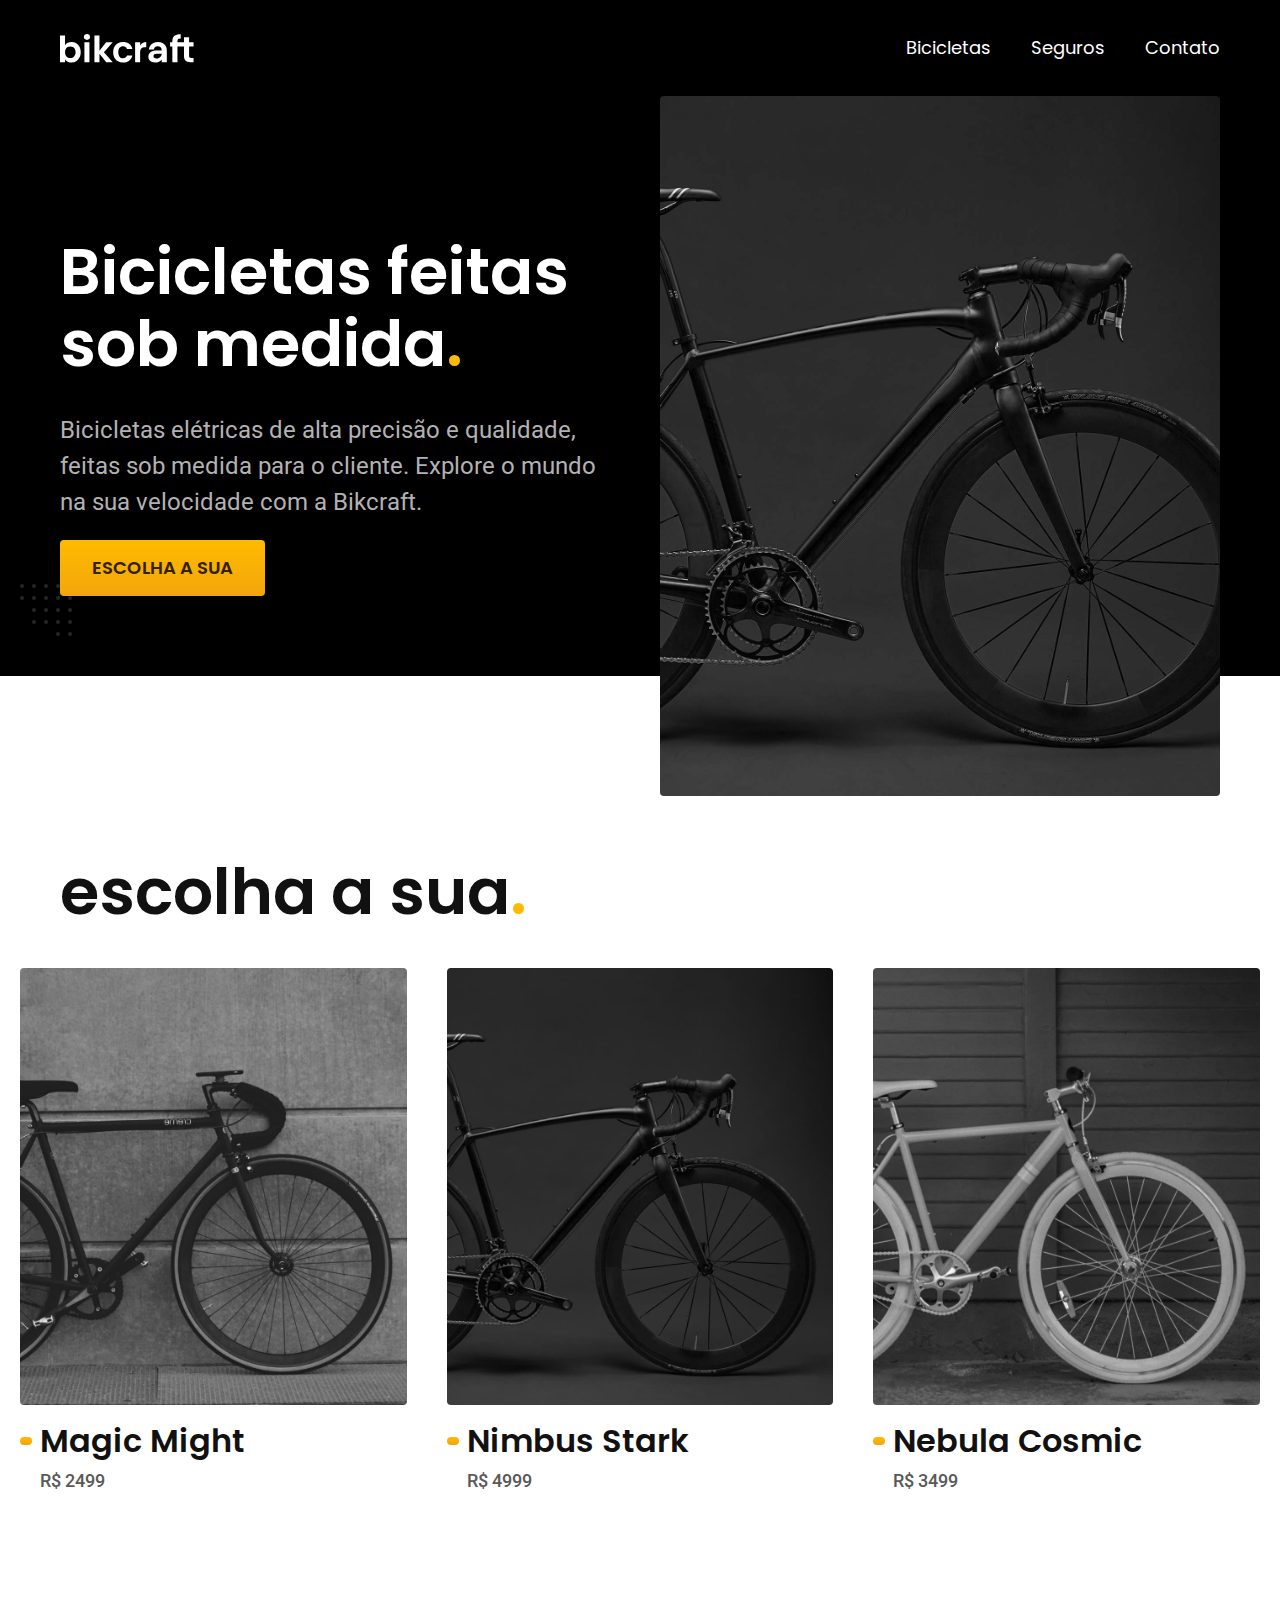
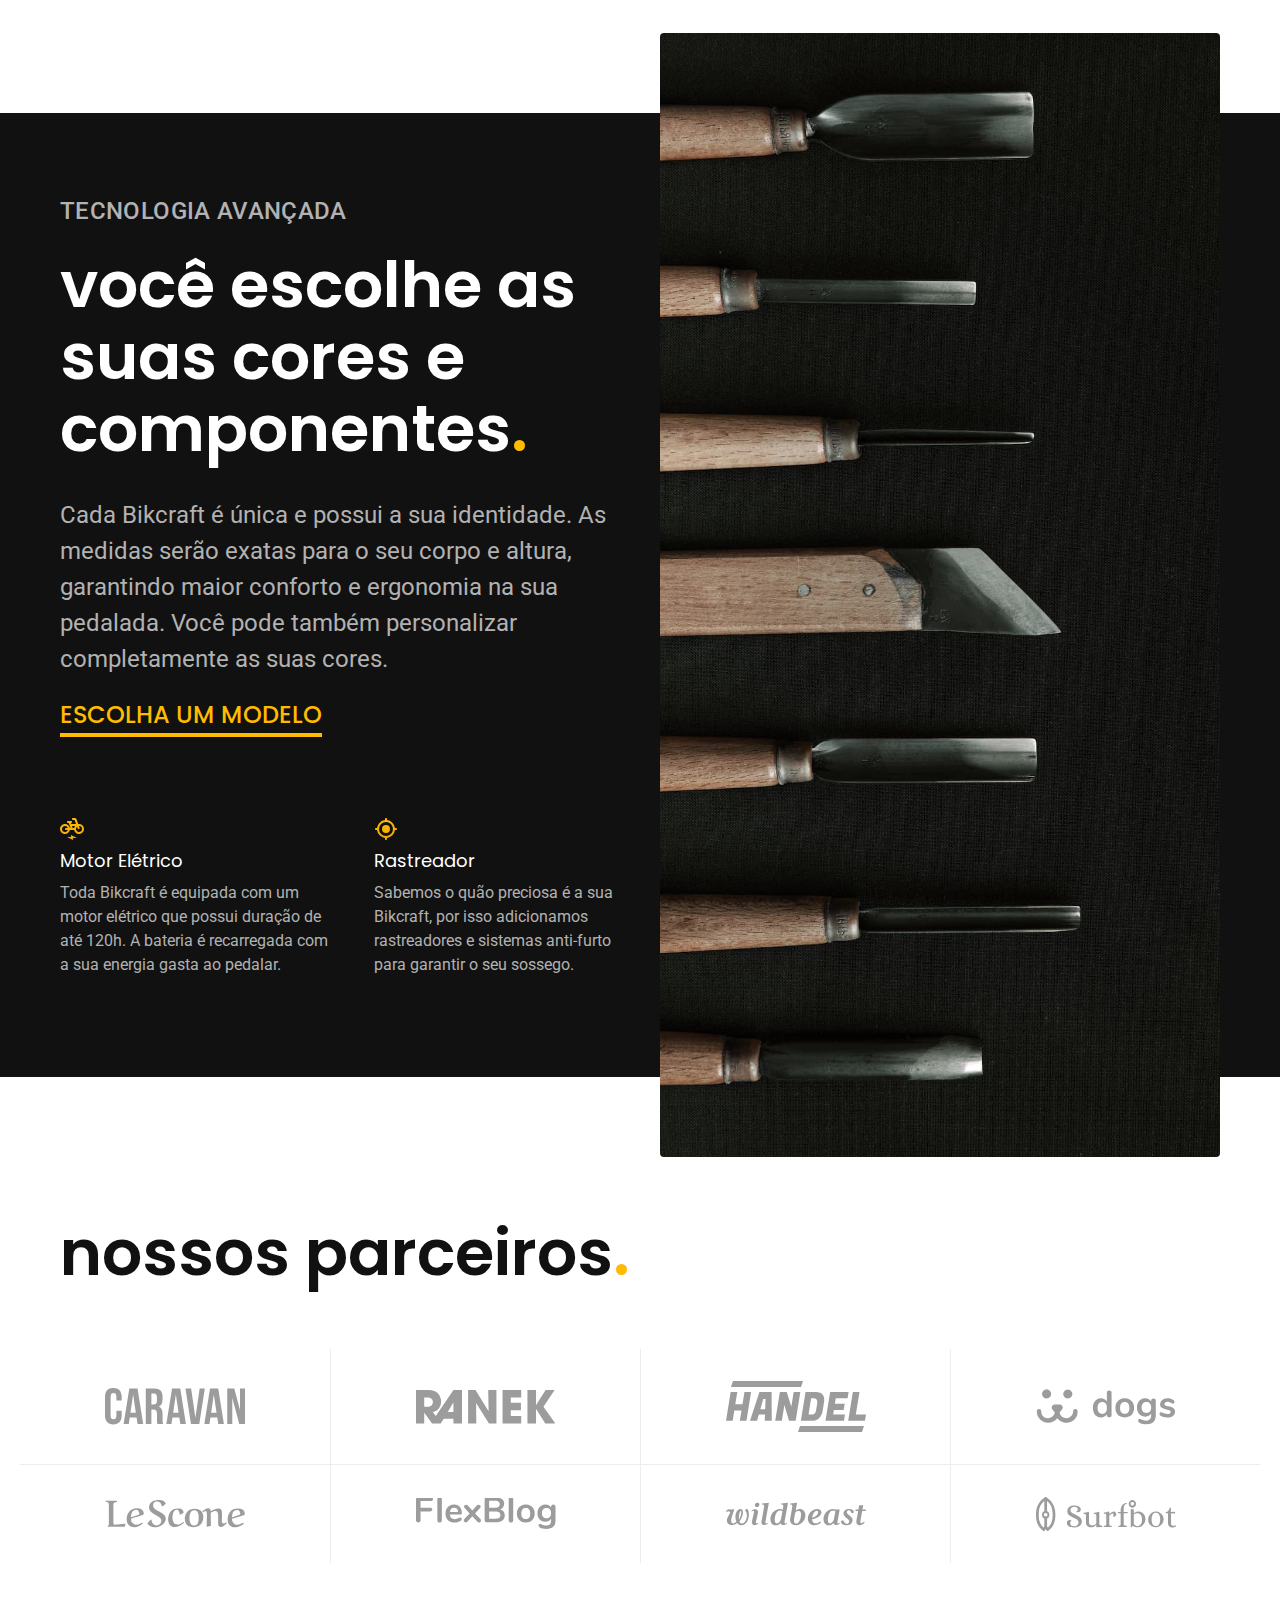
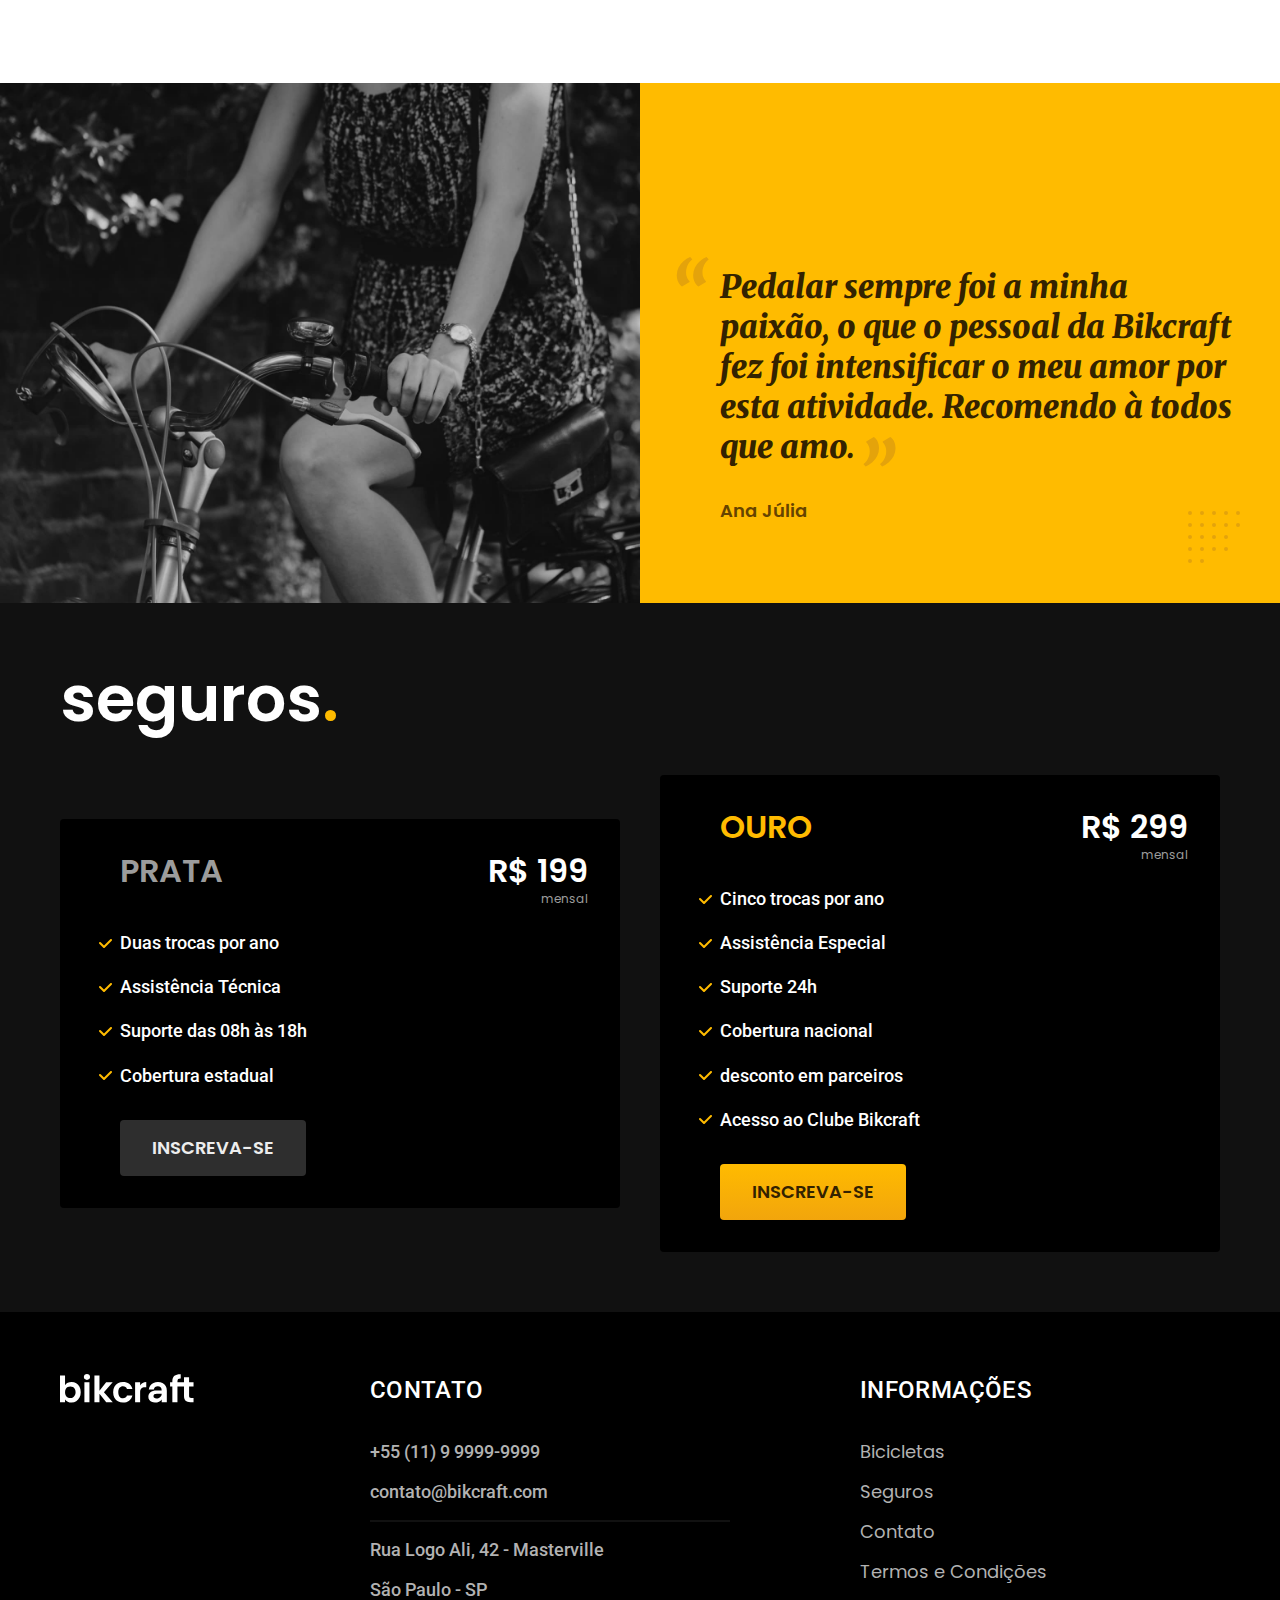
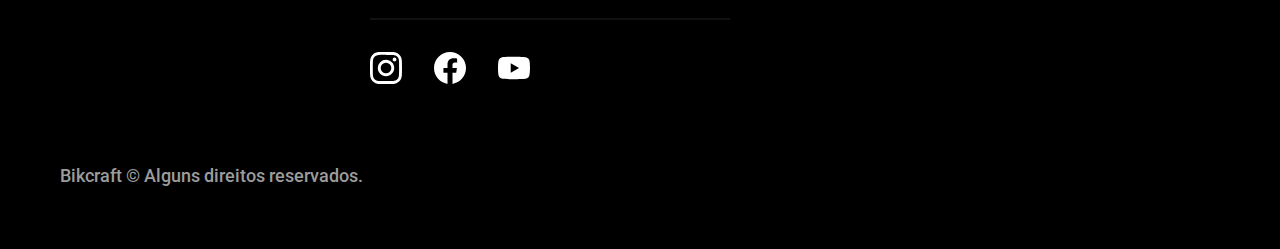
<file: index.html>
<!DOCTYPE html>
<html lang="pt-br">

<head>
  <meta charset="UTF-8" />
  <meta name="viewport" content="width=device-width, initial-scale=1.0" />
  <meta name="description"
    content="Bicicletas elétricas de alta precisão e qualidade,  feitas sob medida para o cliente. Explore o mundo na sua velocidade com a Bikcraft." />
  <title>Bikcraft - Bicicletas Elétricas</title>

  <!-- Styles -->
  <link rel="icon" href="./favicon.svg" type="image/svg+xml">
  <link rel="preload" href="./css/style.min.css" as="style">
  <link rel="stylesheet" href="./css/style.min.css" />

  <!-- Typo -->
  <link rel="preconnect" href="https://fonts.googleapis.com" />
  <link rel="preconnect" href="https://fonts.gstatic.com" crossorigin />
  <link
    href="https://fonts.googleapis.com/css2?family=Merriweather:ital,wght@1,900&family=Poppins:wght@400;600&family=Roboto:wght@400;500&display=swap"
    rel="stylesheet" />

  <!-- Script Reset -->
  <script>document.documentElement.classList.add('js');</script>
</head>

<body>
  <!-- Header & Nav -->
  <header class="header-bg">
    <div class="header container">
      <a href="/">
        <img src="./img/bikcraft.svg" width="136" height="32" alt="Bikcraft" />
      </a>

      <nav aria-label="primaria">
        <ul class="header-menu font-1-m cor-0">
          <li><a href="./bicicletas.html">Bicicletas</a></li>
          <li><a href="./seguros.html">Seguros</a></li>
          <li><a href="./contato.html">Contato</a></li>
        </ul>
      </nav>
    </div>
  </header>

  <!-- Home -->
  <!-- Intro -->
  <main class="introducao-bg">
    <div class="introducao container">
      <div class="introducao-conteudo">
        <h1 class="font-1-xxl cor-0 fadeInDown" data-anime="200">
          Bicicletas feitas sob medida<span class="cor-p1">.</span>
        </h1>
        <p class="font-2-l cor-5 fadeInDown" data-anime="400">
          Bicicletas elétricas de alta precisão e qualidade, feitas sob medida
          para o cliente. Explore o mundo na sua velocidade com a Bikcraft.
        </p>
        <a class="primary-button fadeInDown" data-anime="600" href="./bicicletas.html">Escolha a sua</a>
      </div>
      <picture data-anime="800" class="fadeInDown">
        <source media="(max-width: 800px)" srcset="./img/bicicletas/nimbus.jpg">
        <img src="./img/fotos/introducao.jpg" width="1280" height="1600" alt="Bicicleta elétrica preta" />
      </picture>
    </div>
  </main>

  <!-- Bicicletas -->
  <article class="bicicletas">
    <h2 class="bicicletas-titulo container font-1-xxl">
      escolha a sua<span class="cor-p1">.</span>
    </h2>

    <ul class="bicicletas-lista">
      <li class="bicicleta-card">
        <a class="bicicleta-link" href="./bicicletas/magic.html">
          <img class="bicicletas-img" src="./img/bicicletas/magic-home.jpg" width="920" height="1040"
            alt="Bicicleta Preta" />
          <h3 class="bicicleta-nome font-1-xl" class="font-1-xl">
            Magic Might
          </h3>
          <span class="bicicleta-preco font-2-m cor-8">R$ 2499</span>
        </a>
      </li>
      <li class="bicicleta-card">
        <a class="bicicleta-link" href="./bicicletas/nimbus.html">
          <img class="bicicletas-img" src="./img/bicicletas/nimbus-home.jpg" width="920" height="1040"
            alt="Bicicleta Preta" />
          <h3 class="bicicleta-nome font-1-xl" class="font-1-xl">
            Nimbus Stark
          </h3>
          <span class="bicicleta-preco font-2-m cor-8">R$ 4999</span>
        </a>
      </li>
      <li class="bicicleta-card">
        <a class="bicicleta-link" href="./bicicletas/nebula.html">
          <img class="bicicletas-img" src="./img/bicicletas/nebula-home.jpg" width="920" height="1040"
            alt="Bicicleta Preta" />
          <h3 class="bicicleta-nome font-1-xl" class="font-1-xl">
            Nebula Cosmic
          </h3>
          <span class="bicicleta-preco font-2-m cor-8">R$ 3499</span>
        </a>
      </li>
    </ul>
  </article>

  <!-- Tecnologia -->
  <article class="tecnologia-bg">
    <div class="tecnologia container">
      <div class="tecnologia-conteudo">
        <span class="tecnologia-tag font-2-l-b cor-5">Tecnologia Avançada</span>
        <h2 class="tecnologia-titulo font-1-xxl cor-0">
          você escolhe as suas cores e componentes<span class="cor-p1">.</span>
        </h2>
        <p class="tecnologia-descricao font-2-l cor-5">
          Cada Bikcraft é única e possui a sua identidade. As medidas serão
          exatas para o seu corpo e altura, garantindo maior conforto e
          ergonomia na sua pedalada. Você pode também personalizar
          completamente as suas cores.
        </p>
        <a class="primary-link tecnologia-link" href="./bicicletas.html">Escolha um modelo</a>

        <div class="tecnologia-vantagens">
          <div class="tecnologia-descricao">
            <img class="vantagens-icone" width="24" height="24" src="./img/icones/eletrica.svg" alt="" />
            <h3 class="vantagens-titulo font-1-m cor-0">Motor Elétrico</h3>
            <p class="vantagens-descricao font-2-s cor-5">
              Toda Bikcraft é equipada com um motor elétrico que possui
              duração de até 120h. A bateria é recarregada com a sua energia
              gasta ao pedalar.
            </p>
          </div>
          <div class="tecnologia-descricao">
            <img class="vantagens-icone" width="24" height="24" src="./img/icones/rastreador.svg" alt="" />
            <h3 class="vantagens-titulo font-1-m cor-0">Rastreador</h3>
            <p class="vantagens-descricao font-2-s cor-5">
              Sabemos o quão preciosa é a sua Bikcraft, por isso adicionamos
              rastreadores e sistemas anti-furto para garantir o seu sossego.
            </p>
          </div>
        </div>
      </div>
      <div class="tecnologia-img">
        <img src="./img/fotos/tecnologia.jpg" width="1200" height="1920" alt="" />
      </div>
    </div>
  </article>

  <!-- Parceiros -->
  <section class="parceiros" aria-label="Nossos Parceiros">
    <h2 class="parceiros-titulo container font-1-xxl cor-11">
      nossos parceiros<span class="cor-p1">.</span>
    </h2>

    <ul class="parceiros-lista">
      <li><img src="./img/parceiros/caravan.svg" width="140" height="38" alt="caravan" /></li>
      <li><img src="./img/parceiros/ranek.svg" width="149" height="36" alt="ranek" /></li>
      <li><img src="./img/parceiros/handel.svg" width="139" height="50" alt="handel" /></li>
      <li><img src="./img/parceiros/dogs.svg" width="152" height="39" alt="dogs" /></li>
      <li><img src="./img/parceiros/lescone.svg" width="208" height="41" alt="lescone" /></li>
      <li><img src="./img/parceiros/flexblog.svg" width="165" height="38" alt="flexblog" /></li>
      <li><img src="./img/parceiros/wildbeast.svg" width="196" height="34" alt="wildbeast" /></li>
      <li><img src="./img/parceiros/surfbot.svg" width="200" height="49" alt="surfbot" /></li>
    </ul>
  </section>

  <!-- Depoimento -->
  <section class="depoimento" aria-label="Depoimento">
    <div class="">
      <img src="./img/fotos/depoimento.jpg" width="1560" height="1360" alt="Pessoa pedalando uma bicicleta Bikcraft" />
    </div>
    <div class="depoimento-conteudo">
      <blockquote class="font-1-xl cor-p5">
        <p class="depoimento-citacao">
          Pedalar sempre foi a minha paixão, o que o pessoal da Bikcraft fez
          foi intensificar o meu amor por esta atividade. Recomendo à todos
          que amo.
        </p>
      </blockquote>
      <span class="depoimento-cliente font-1-m-b cor-p4">Ana Júlia</span>
    </div>
  </section>

  <!-- Seguros -->
  <article class="seguros-bg">
    <div class="seguros container">
      <h2 class="seguros-titulo font-1-xxl cor-0">
        seguros<span class="cor-p1">.</span>
      </h2>
      <div class="seguros-item">
        <h3 class="seguros-plano font-1-xl cor-6">PRATA</h3>
        <span class="font-1-xl cor-0">R$ 199 <span class="seguros-plano-tempo font-1-xs cor-6">mensal</span></span>
        <ul class="seguros-vantagens font-2-m cor-0">
          <li>Duas trocas por ano</li>
          <li>Assistência Técnica</li>
          <li>Suporte das 08h às 18h</li>
          <li>Cobertura estadual</li>
        </ul>
        <a class="secundary-button seguros-botao" href="./orcamento.html">Inscreva-se</a>
      </div>
      <div class="seguros-item">
        <h3 class="seguros-plano font-1-xl cor-p1">OURO</h3>
        <span class="font-1-xl cor-0">R$ 299 <span class="seguros-plano-tempo font-1-xs cor-6">mensal</span></span>
        <ul class="seguros-vantagens font-2-m cor-0">
          <li>Cinco trocas por ano</li>
          <li>Assistência Especial</li>
          <li>Suporte 24h</li>
          <li>Cobertura nacional</li>
          <li>desconto em parceiros</li>
          <li>Acesso ao Clube Bikcraft</li>
        </ul>
        <a class="primary-button seguros-botao" href="./orcamento.html">Inscreva-se</a>
      </div>
    </div>
  </article>

  <!-- Footer -->
  <footer class="footer-bg">
    <div class="footer container">
      <img src="./img/bikcraft.svg" width="136" height="32" alt="Bikcraft">
      <div class="footer-contato">
        <h3 class="font-2-l-b cor-0">Contato</h3>
        <ul class="font-2-m cor-5">
          <li><a href="tel:+5511999999999">+55 (11) 9 9999-9999</a></li>
          <li><a href="mailto:contato@bikcraft.com">contato@bikcraft.com</a></li>
          <li>Rua Logo Ali, 42 - Masterville</a></li>
          <li>São Paulo - SP</a></li>
        </ul>
        <div class="footer-redes">
          <a href=".">
            <img src="./img/redes/instagram.svg" width="32" height="32" alt="Instagram">
          </a>
          <a href=".">
            <img src="./img/redes/facebook.svg" width="32" height="32" alt="Facebook">
          </a>
          <a href=".">
            <img src="./img/redes/youtube.svg" width="32" height="32" alt="Youtube">
          </a>
        </div>
      </div>
      <div class="footer-informacoes">
        <h3 class="font-2-l-b cor-0">Informações</h3>
        <nav>
          <ul class="font-1-m cor-5">
            <li><a href="./bicicletas.html">Bicicletas</a></li>
            <li><a href="./seguros.html">Seguros</a></li>
            <li><a href="./contato.html">Contato</a></li>
            <li><a href="./termos.html">Termos e Condições</a></li>
          </ul>
        </nav>
      </div>
      <p class="footer-copy font-2-m cor-6">Bikcraft © Alguns direitos reservados.</p>
    </div>
  </footer>

  <script src="./js/plugins/simple-anime.js"></script>
  <script src="./js/script.js"></script>
</body>

</html>
</file>
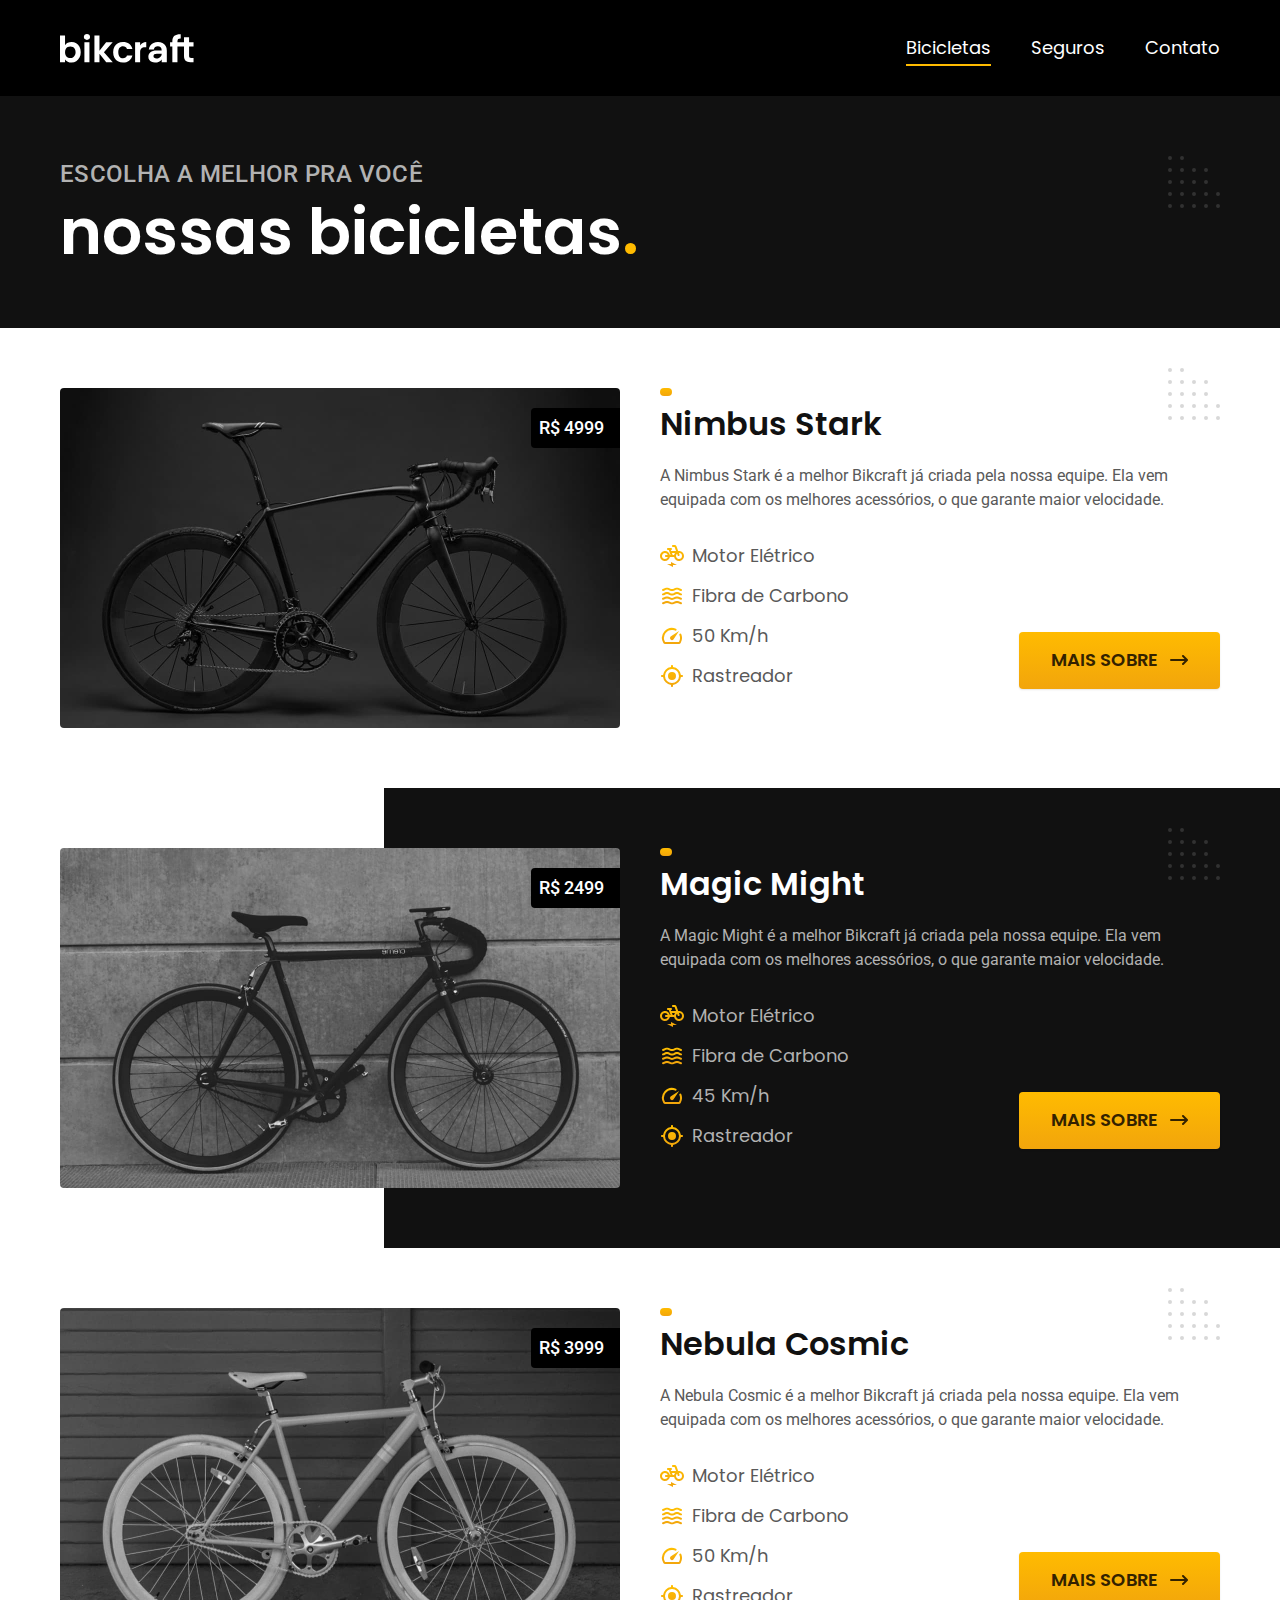
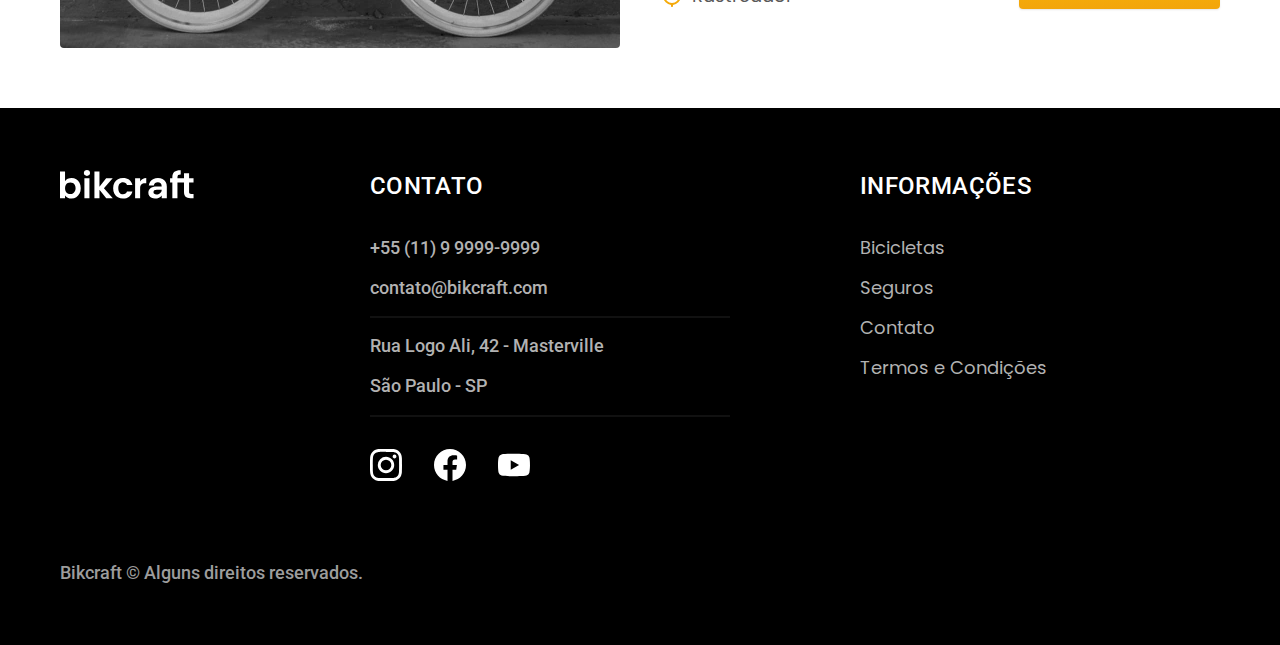
<file: bicicletas.html>
<!DOCTYPE html>
<html lang="pt-br">

<head>
  <meta charset="UTF-8" />
  <meta name="viewport" content="width=device-width, initial-scale=1.0" />
  <meta name="description" content="Termos e Condições" />
  <title>Bicicletas | Bikcraft</title>

  <link rel="icon" href="./favicon.svg" type="image/svg+xml">
  <link rel="preload" href="./css/style.min.css" as="style">
  <link rel="stylesheet" href="./css/style.min.css" />
  <!-- Typo -->
  <link rel="preconnect" href="https://fonts.googleapis.com" />
  <link rel="preconnect" href="https://fonts.gstatic.com" crossorigin />
  <link
    href="https://fonts.googleapis.com/css2?family=Merriweather:ital,wght@1,900&family=Poppins:wght@400;600&family=Roboto:wght@400;500&display=swap"
    rel="stylesheet" />

  <!-- Script Reset -->
  <script>document.documentElement.classList.add('js');</script>
</head>


<body id="bicicletas">

  <!-- Header & Nav -->
  <header class="header-bg">
    <div class="header container">
      <a href="/">
        <img src="./img/bikcraft.svg" alt="Bikcraft" />
      </a>

      <nav aria-label="primaria">
        <ul class="header-menu font-1-m cor-0">
          <li><a href="./bicicletas.html">Bicicletas</a></li>
          <li><a href="./seguros.html">Seguros</a></li>
          <li><a href="./contato.html">Contato</a></li>
        </ul>
      </nav>
    </div>
  </header>

  <!-- Bicicletas -->
  <main>
    <div class="titulo-bg">
      <div class="titulo container">
        <p class="titulo-tag font-2-l-b cor-5">Escolha a melhor pra você</p>
        <h1 class="font-1-xxl cor-0">nossas bicicletas<span class="cor-p1">.</span></h1>
      </div>
    </div>

    <div class="bicicletas-pagina container">
      <div class="bicicletas-imagem">
        <img src="./img/bicicletas/nimbus.jpg" alt="Bicicleta Preta">
        <span class="font-2-m cor-0">R$ 4999</span>
      </div>
      <div class="bicicletas-conteudo">
        <h2 class="font-1-xl">Nimbus Stark</h2>
        <p class="font-2-s cor-8">A Nimbus Stark é a melhor Bikcraft já criada pela nossa equipe. Ela vem equipada com
          os melhores acessórios, o que garante maior velocidade.</p>

        <ul class="font-1-m cor-8">
          <li>
            <img src="./img/icones/eletrica.svg" alt="">
            Motor Elétrico
          </li>
          <li>
            <img src="./img/icones/carbono.svg" alt="">
            Fibra de Carbono
          </li>
          <li>
            <img src="./img/icones/velocidade.svg" alt="">
            50 Km/h
          </li>
          <li>
            <img src="./img/icones/rastreador.svg" alt="">
            Rastreador
          </li>
        </ul>
        <a class="arrow-button" href="./bicicletas/nimbus.html">Mais Sobre</a>
      </div>
    </div>
    <div class="bicicletas-bg">
      <div class="bicicletas-pagina container">
        <div class="bicicletas-imagem">
          <img src="./img/bicicletas/magic.jpg" alt="Bicicleta Preta">
          <span class="font-2-m cor-0">R$ 2499</span>
        </div>
        <div class="bicicletas-conteudo">
          <h2 class="font-1-xl cor-0">Magic Might</h2>
          <p class="font-2-s cor-5">A Magic Might é a melhor Bikcraft já criada pela nossa equipe. Ela vem equipada com
            os melhores acessórios, o que garante maior velocidade.</p>

          <ul class="font-1-m cor-5">
            <li>
              <img src="./img/icones/eletrica.svg" alt="">
              Motor Elétrico
            </li>
            <li>
              <img src="./img/icones/carbono.svg" alt="">
              Fibra de Carbono
            </li>
            <li>
              <img src="./img/icones/velocidade.svg" alt="">
              45 Km/h
            </li>
            <li>
              <img src="./img/icones/rastreador.svg" alt="">
              Rastreador
            </li>
          </ul>
          <a class="arrow-button" href="./bicicletas/magic.html">Mais Sobre</a>
        </div>
      </div>
    </div>
    <div class="bicicletas-pagina container">
      <div class="bicicletas-imagem">
        <img src="./img/bicicletas/nebula.jpg" alt="Bicicleta Preta">
        <span class="font-2-m cor-0">R$ 3999</span>
      </div>
      <div class="bicicletas-conteudo">
        <h2 class="font-1-xl">Nebula Cosmic</h2>
        <p class="font-2-s cor-8">A Nebula Cosmic é a melhor Bikcraft já criada pela nossa equipe. Ela vem equipada com
          os melhores acessórios, o que garante maior velocidade.</p>

        <ul class="font-1-m cor-8">
          <li>
            <img src="./img/icones/eletrica.svg" alt="">
            Motor Elétrico
          </li>
          <li>
            <img src="./img/icones/carbono.svg" alt="">
            Fibra de Carbono
          </li>
          <li>
            <img src="./img/icones/velocidade.svg" alt="">
            50 Km/h
          </li>
          <li>
            <img src="./img/icones/rastreador.svg" alt="">
            Rastreador
          </li>
        </ul>
        <a class="arrow-button" href="./bicicletas/nebula.html">Mais Sobre</a>
      </div>
    </div>
  </main>

  <!-- Footer -->
  <footer class="footer-bg">
    <div class="footer container">
      <img src="./img/bikcraft.svg" alt="Bikcraft">
      <div class="footer-contato">
        <h3 class="font-2-l-b cor-0">Contato</h3>
        <ul class="font-2-m cor-5">
          <li><a href="tel:+5511999999999">+55 (11) 9 9999-9999</a></li>
          <li><a href="mailto:contato@bikcraft.com">contato@bikcraft.com</a></li>
          <li>Rua Logo Ali, 42 - Masterville</a></li>
          <li>São Paulo - SP</a></li>
        </ul>
        <div class="footer-redes">
          <a href=".">
            <img src="./img/redes/instagram.svg" alt="Instagram">
          </a>
          <a href=".">
            <img src="./img/redes/facebook.svg" alt="Facebook">
          </a>
          <a href=".">
            <img src="./img/redes/youtube.svg" alt="Youtube">
          </a>
        </div>
      </div>
      <div class="footer-informacoes">
        <h3 class="font-2-l-b cor-0">Informações</h3>
        <nav>
          <ul class="font-1-m cor-5">
            <li><a href="./bicicletas.html">Bicicletas</a></li>
            <li><a href="./seguros.html">Seguros</a></li>
            <li><a href="./contato.html">Contato</a></li>
            <li><a href="./termos.html">Termos e Condições</a></li>
          </ul>
        </nav>
      </div>
      <p class="footer-copy font-2-m cor-6">Bikcraft © Alguns direitos reservados.</p>
    </div>
  </footer>
  <script src="./js/script.js"></script>
</body>

</html>
</file>
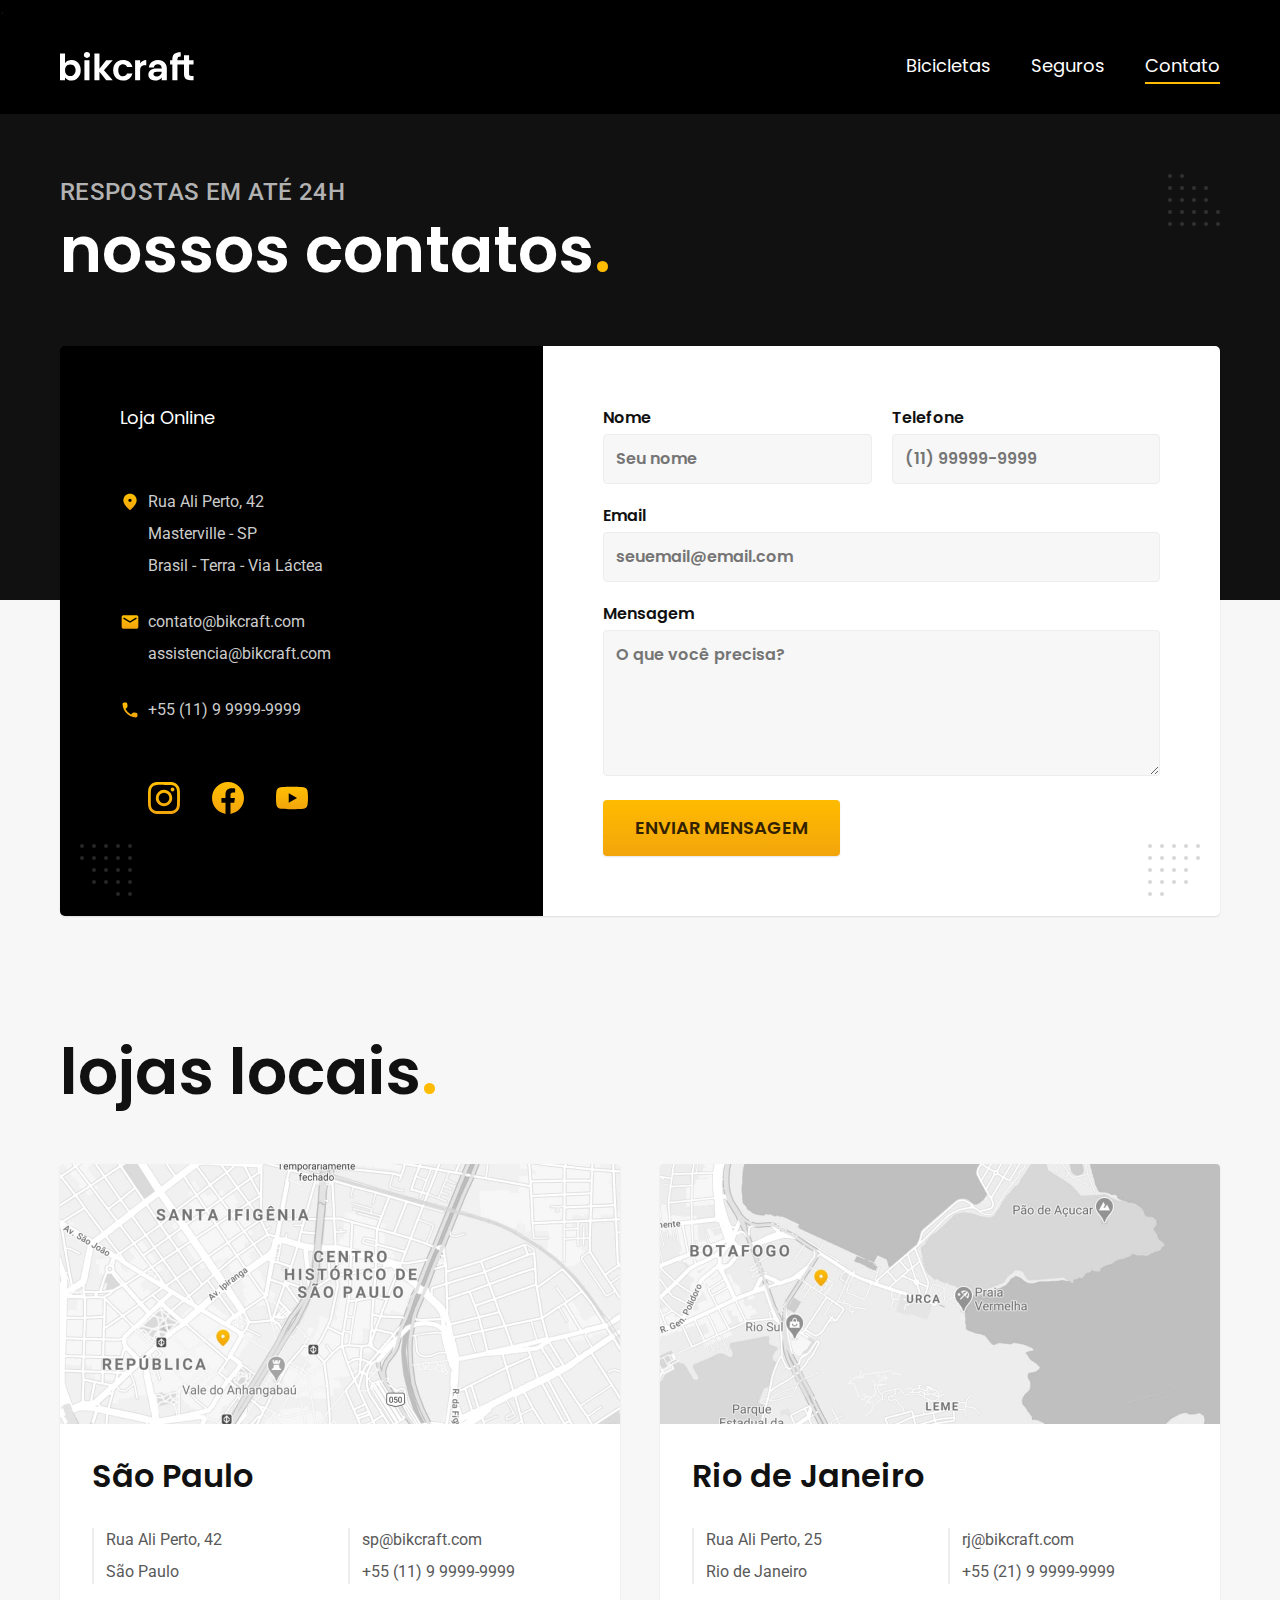
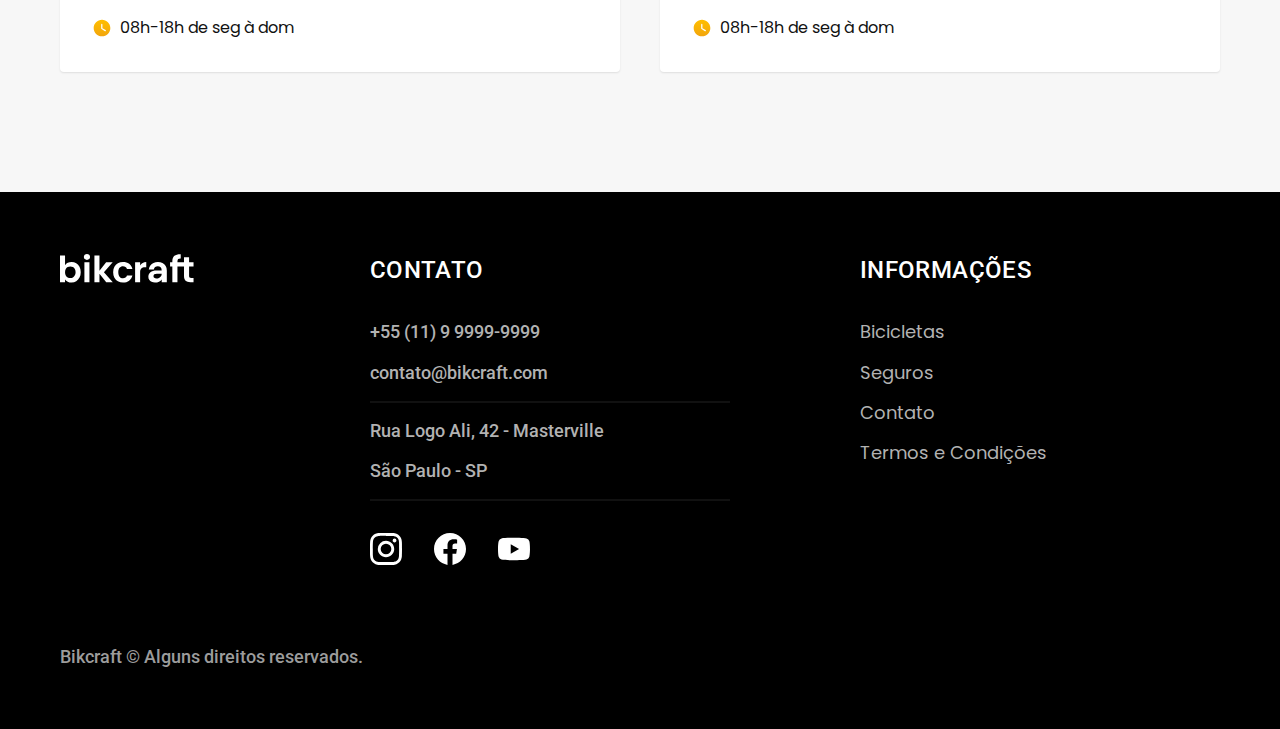
<file: contato.html>
<!DOCTYPE html>
<html lang="pt-br">

<head>
  <meta charset="UTF-8" />
  <meta name="viewport" content="width=device-width, initial-scale=1.0" />
  <meta name="description" content="Termos e Condições" />
  <title>Contato | Bikcraft</title>

  <link rel="icon" href="./favicon.svg" type="image/svg+xml">
  <link rel="preload" href="./css/style.min.css" as="style">
  <link rel="stylesheet" href="./css/style.min.css" />
  <!-- Typo -->
  <link rel="preconnect" href="https://fonts.googleapis.com" />
  <link rel="preconnect" href="https://fonts.gstatic.com" crossorigin />
  <link
    href="https://fonts.googleapis.com/css2?family=Merriweather:ital,wght@1,900&family=Poppins:wght@400;600&family=Roboto:wght@400;500&display=swap"
    rel="stylesheet" />

  <!-- Script Reset -->
  <script>document.documentElement.classList.add('js');</script>
</head>


<body id="contato">

  <!-- Header & Nav -->
  <header class="header-bg">.
    <div class="header container">
      <a href="/">
        <img src="./img/bikcraft.svg" alt="Bikcraft" />
      </a>

      <nav aria-label="primaria">
        <ul class="header-menu font-1-m cor-0">
          <li><a href="/bicicletas.html">Bicicletas</a></li>
          <li><a href="/seguros.html">Seguros</a></li>
          <li><a href="/contato.html">Contato</a></li>
        </ul>
      </nav>
    </div>
  </header>

  <!-- Contato -->
  <main>
    <div class="titulo-bg">
      <div class="titulo container">
        <p class="titulo-tag font-2-l-b cor-5">Respostas em até 24H</p>
        <h1 class="font-1-xxl cor-0">nossos contatos<span class="cor-p1">.</span></h1>
      </div>
    </div>

    <div class="contato container">
      <section class="contato-dados" aria-label="Endereço">
        <h2 class="font-1-m cor-0">Loja Online</h2>
        <div class="contato-endereco font-2-s cor-4">
          <p>Rua Ali Perto, 42</p>
          <p>Masterville - SP</p>
          <p>Brasil - Terra - Via Láctea</p>
        </div>
        <address class="contato-meios font-2-s cor-4">
          <a href="mailto:contato@bikcraft.com">contato@bikcraft.com</a>
          <a href="mailto:assistencia@bikcraft.com">assistencia@bikcraft.com</a>
          <a href="tel:+5511999999999">+55 (11) 9 9999-9999</a>
        </address>
        <div class="contato-redes">
          <a href=".">
            <img src="./img/redes/instagram-p.svg" alt="Instagram">
          </a>
          <a href=".">
            <img src="./img/redes/facebook-p.svg" alt="Facebook">
          </a>
          <a href=".">
            <img src="./img/redes/youtube-p.svg" alt="Youtube">
          </a>
        </div>
      </section>
      <section class="contato-formulario" aria-label="Formulário">
        <form class="contato-form" action="./contato.html">
          <div>
            <label for="nome">Nome</label>
            <input type="text" id="nome" name="nome" placeholder="Seu nome">
          </div>
          <div>
            <label for="telefone">Telefone</label>
            <input type="text" id="telefone" name="telefone" placeholder="(11) 99999-9999">
          </div>
          <div class="col-2">
            <label for="email">Email</label>
            <input type="text" id="email" name="email" placeholder="seuemail@email.com">
          </div>
          <div class="col-2">
            <label for="mensagem">Mensagem</label>
            <textarea rows="5" id="mensagem" name="mensagem" placeholder="O que você precisa?"></textarea>
          </div>
          <button class="primary-button col-2">Enviar Mensagem</button>
        </form>
      </section>
    </div>
  </main>

  <!-- Lojas -->
  <article class="lojas container">
    <h2 class="font-1-xxl">lojas locais<span class="cor-p1">.</span></h2>
    <div class="lojas-item">
      <img src="./img/lojas/sp.jpg" alt="mapa marcando o endereço em Rua Ali Perto, 42 - Masterville - SP">
      <div class="lojas-conteudo">
        <h3 class="font-1-xl">São Paulo</h3>
        <div class="lojas-dados font-2-s cor-8">
          <p>Rua Ali Perto, 42</p>
          <p>São Paulo</p>
        </div>
        <div class="lojas-dados font-2-s cor-8">
          <a href="mailto:sp@bikcraft.com">sp@bikcraft.com</a>
          <a href="tel:+5511999999999">+55 (11) 9 9999-9999</a>
        </div>
        <p class="lojas-tempo font-1-s"><img src="./img/icones/horario.svg" alt="">08h-18h de seg à dom</p>
      </div>
    </div>
    <div class="lojas-item">
      <img src="./img/lojas/rj.jpg" alt="mapa marcando o endereço em Rua Ali Perto, 25 - Rio de Janeiro - RJ">
      <div class="lojas-conteudo">
        <h3 class="font-1-xl">Rio de Janeiro</h3>
        <div class="lojas-dados font-2-s cor-8">
          <p>Rua Ali Perto, 25</p>
          <p>Rio de Janeiro</p>
        </div>
        <div class="lojas-dados font-2-s cor-8">
          <a href="mailto:rj@bikcraft.com">rj@bikcraft.com</a>
          <a href="tel:+5521999999999">+55 (21) 9 9999-9999</a>
        </div>
        <p class="lojas-tempo font-1-s"><img src="./img/icones/horario.svg" alt="">08h-18h de seg à dom</p>
      </div>
    </div>
  </article>

  <!-- Footer -->
  <footer class="footer-bg">
    <div class="footer container">
      <img src="./img/bikcraft.svg" alt="Bikcraft">
      <div class="footer-contato">
        <h3 class="font-2-l-b cor-0">Contato</h3>
        <ul class="font-2-m cor-5">
          <li><a href="tel:+5511999999999">+55 (11) 9 9999-9999</a></li>
          <li><a href="mailto:contato@bikcraft.com">contato@bikcraft.com</a></li>
          <li>Rua Logo Ali, 42 - Masterville</a></li>
          <li>São Paulo - SP</a></li>
        </ul>
        <div class="footer-redes">
          <a href=".">
            <img src="./img/redes/instagram.svg" alt="Instagram">
          </a>
          <a href=".">
            <img src="./img/redes/facebook.svg" alt="Facebook">
          </a>
          <a href=".">
            <img src="./img/redes/youtube.svg" alt="Youtube">
          </a>
        </div>
      </div>
      <div class="footer-informacoes">
        <h3 class="font-2-l-b cor-0">Informações</h3>
        <nav>
          <ul class="font-1-m cor-5">
            <li><a href="./bicicletas.html">Bicicletas</a></li>
            <li><a href="./seguros.html">Seguros</a></li>
            <li><a href="./contato.html">Contato</a></li>
            <li><a href="./termos.html">Termos e Condições</a></li>
          </ul>
        </nav>
      </div>
      <p class="footer-copy font-2-m cor-6">Bikcraft © Alguns direitos reservados.</p>
    </div>
  </footer>
  <script src="./js/script.js"></script>
</body>

</html>
</file>
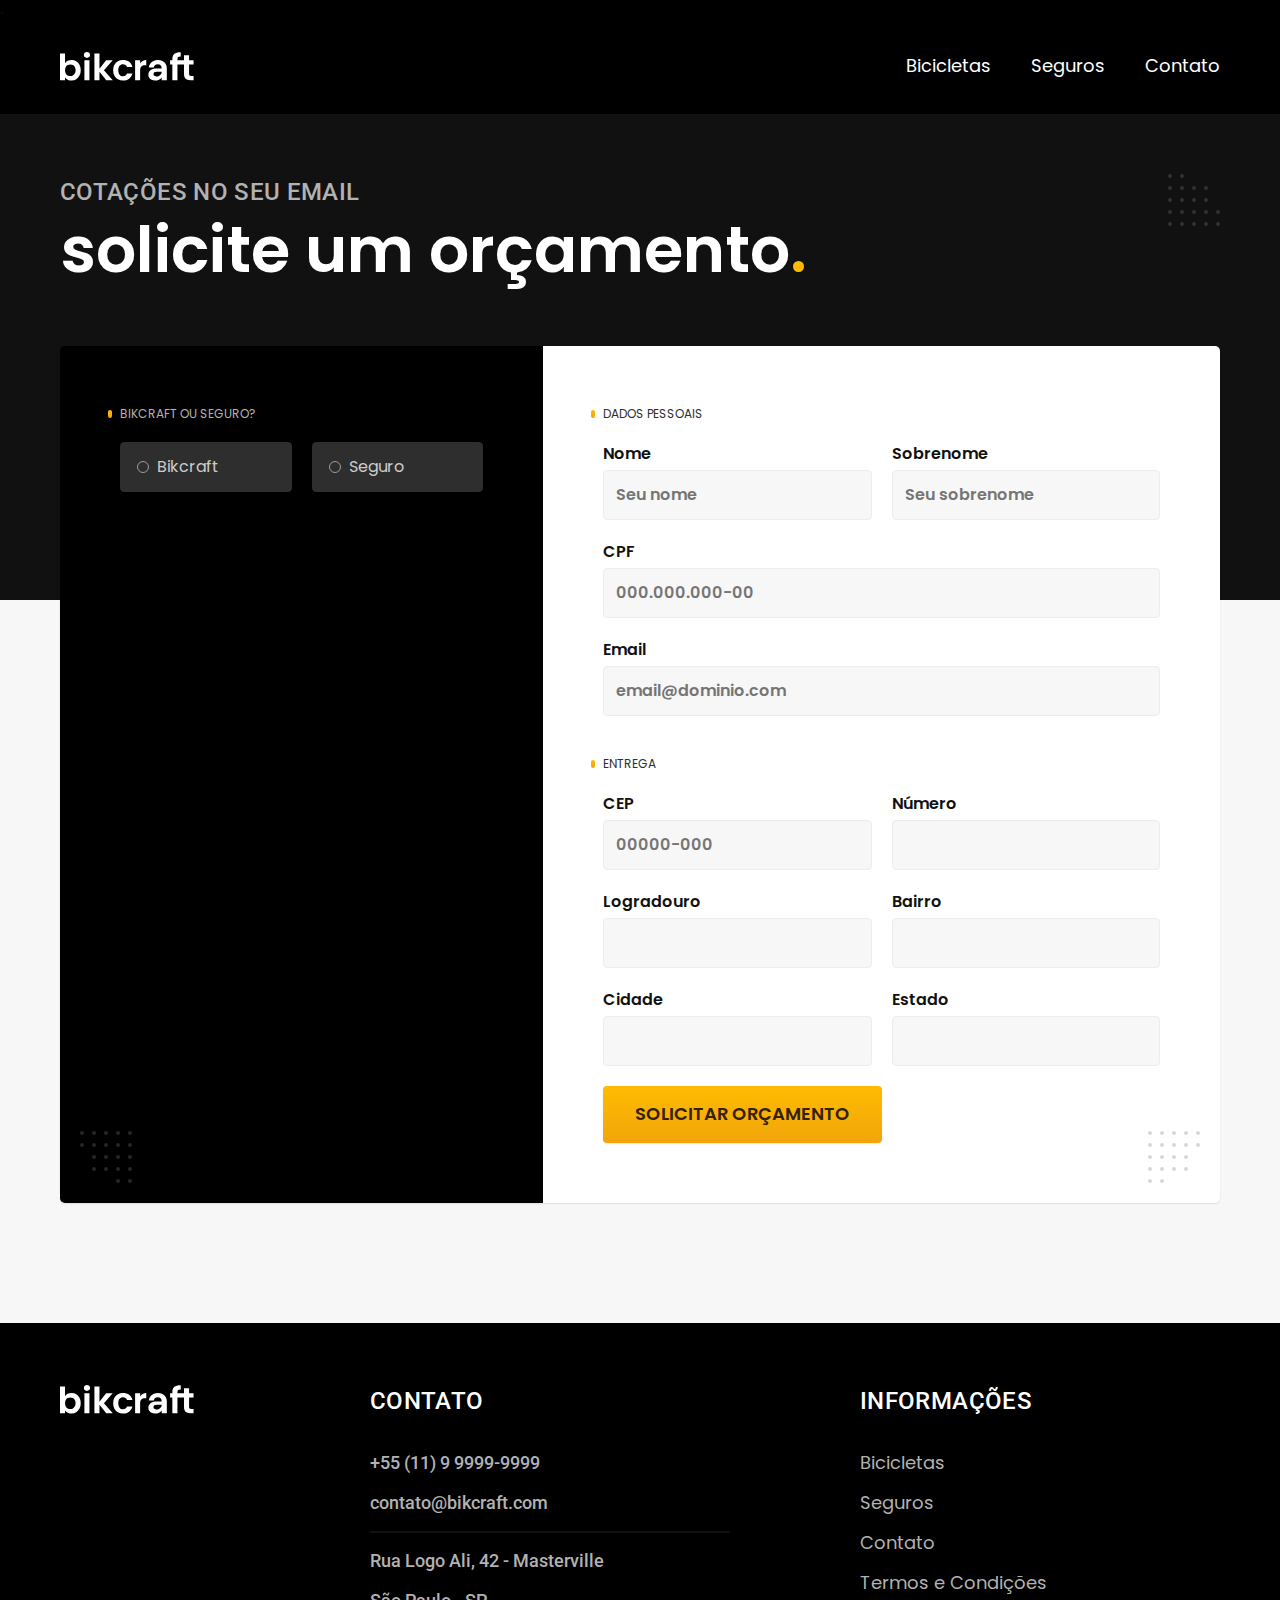
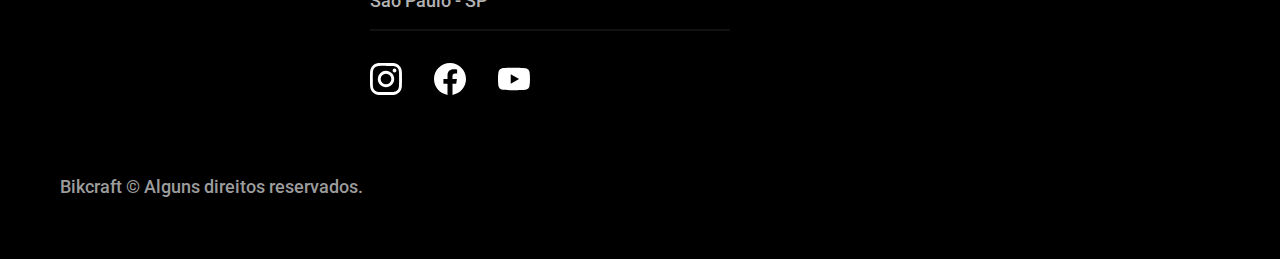
<file: orcamento.html>
<!DOCTYPE html>
<html lang="pt-br">

<head>
  <meta charset="UTF-8" />
  <meta name="viewport" content="width=device-width, initial-scale=1.0" />
  <meta name="description" content="Termos e Condições" />
  <title>Orçamento | Bikcraft</title>

  <link rel="icon" href="./favicon.svg" type="image/svg+xml">
  <link rel="preload" href="./css/style.min.css" as="style">
  <link rel="stylesheet" href="./css/style.min.css" />
  <!-- Typo -->
  <link rel="preconnect" href="https://fonts.googleapis.com" />
  <link rel="preconnect" href="https://fonts.gstatic.com" crossorigin />
  <link
    href="https://fonts.googleapis.com/css2?family=Merriweather:ital,wght@1,900&family=Poppins:wght@400;600&family=Roboto:wght@400;500&display=swap"
    rel="stylesheet" />

  <!-- Script Reset -->
  <script>document.documentElement.classList.add('js');</script>
</head>


<body id="orcamento">

  <!-- Header & Nav -->
  <header class="header-bg">.
    <div class="header container">
      <a href="/">
        <img src="./img/bikcraft.svg" alt="Bikcraft" />
      </a>

      <nav aria-label="primaria">
        <ul class="header-menu font-1-m cor-0">
          <li><a href="/bicicletas.html">Bicicletas</a></li>
          <li><a href="/seguros.html">Seguros</a></li>
          <li><a href="/contato.html">Contato</a></li>
        </ul>
      </nav>
    </div>
  </header>

  <!-- Termos -->
  <main>
    <div class="titulo-bg">
      <div class="titulo container">
        <p class="titulo-tag font-2-l-b cor-5">cotações no seu email</p>
        <h1 class="font-1-xxl cor-0"> solicite um orçamento<span class="cor-p1">.</span></h1>
      </div>
    </div>

    <form class="orcamento container" action="./">
      <div class="orcamento-produto">
        <h2 class="font-1-xs cor-5">Bikcraft ou Seguro?</h2>


        <input type="radio" name="tipo" value="bikcraft" id="bikcraft">
        <label for="bikcraft">Bikcraft</label>

        <input type="radio" name="tipo" value="seguro" id="seguro">
        <label for="seguro">Seguro</label>

        <div class="orcamento-conteudo" id="orcamento-bikcraft">
          <h2 class="font-1-xs cor-5">Escolha a sua</h2>


          <input type="radio" name="produto" value="nimbus" id="nimbus">
          <label for="nimbus">Nimbus Stark <span>R$ 4999</span></label>
          <div class="orcamento-detalhes">
            <ul class="font-1-xs cor-8">
              <li><img src="./img/icones/eletrica.svg" alt=""> Motor Elétrico</li>
              <li><img src="./img/icones/carbono.svg" alt=""> Fibra de Carbono</li>
              <li><img src="./img/icones/velocidade.svg" alt=""> 50 km/h</li>
              <li><img src="./img/icones/rastreador.svg" alt=""> Rastreador</li>
            </ul>
            <img src="./img/bicicletas/nimbus.jpg" alt="bicicleta Nimbus Stark preta">
          </div>

          <input type="radio" name="produto" value="magic" id="magic">
          <label for="magic">Magic Might <span>R$ 2499</span></label>
          <div class="orcamento-detalhes">
            <ul class="font-1-xs cor-8">
              <li><img src="./img/icones/eletrica.svg" alt=""> Motor Elétrico</li>
              <li><img src="./img/icones/carbono.svg" alt=""> Fibra de Carbono</li>
              <li><img src="./img/icones/velocidade.svg" alt=""> 45 km/h</li>
              <li><img src="./img/icones/rastreador.svg" alt=""> Rastreador</li>
            </ul>
            <img src="./img/bicicletas/magic.jpg" alt="bicicleta Magic Might preta">
          </div>

          <input type="radio" name="produto" value="nebula" id="nebula">
          <label for="nebula">Nebula Cosmic <span>R$ 3999</span></label>
          <div class="orcamento-detalhes">
            <ul class="font-1-xs cor-8">
              <li><img src="./img/icones/eletrica.svg" alt=""> Motor Elétrico</li>
              <li><img src="./img/icones/carbono.svg" alt=""> Fibra de Carbono</li>
              <li><img src="./img/icones/velocidade.svg" alt=""> 40 km/h</li>
              <li><img src="./img/icones/rastreador.svg" alt=""> Rastreador</li>
            </ul>
            <img src="./img/bicicletas/nebula.jpg" alt="bicicleta Nebula Cosmic branca">
          </div>
        </div>

        <div class="orcamento-conteudo" id="orcamento-seguro">
          <h2 class="font-1-xs cor-5">Escolha o plano</h2>

          <input type="radio" name="produto" value="prata" id="prata">
          <label for="prata">Prata <span>R$ 199</span></label>

          <input type="radio" name="produto" value="ouro" id="ouro">
          <label for="ouro">Ouro <span>R$ 299</span></label>
        </div>
      </div>

      <div class="orcamento-dados contato-form">
        <h2 class="font-1-xs cor-10 col-2">dados pessoais</h2>
        <div>
          <label for="nome">Nome</label>
          <input type="text" id="nome" name="nome" placeholder="Seu nome">
        </div>
        <div>
          <label for="sobrenome">Sobrenome</label>
          <input type="text" id="sobrenome" name="sobrenome" placeholder="Seu sobrenome">
        </div>
        <div class="col-2">
          <label for="cpf">CPF</label>
          <input type="text" id="cpf" name="cpf" placeholder="000.000.000-00">
        </div>
        <div class="col-2">
          <label for="email">Email</label>
          <input type="email" id="email" name="email" placeholder="email@dominio.com">
        </div>
        <h2 class="font-1-xs cor-10 col-2">entrega</h2>
        <div>
          <label for="cep">CEP</label>
          <input type="text" id="cep" name="cep" placeholder="00000-000">
        </div>
        <div>
          <label for="numero">Número</label>
          <input type="text" id="numero" name="numero">
        </div>
        <div>
          <label for="logradouro">Logradouro</label>
          <input type="text" id="logradouro" name="logradouro">
        </div>
        <div>
          <label for="bairro">Bairro</label>
          <input type="text" id="bairro" name="bairro">
        </div>
        <div>
          <label for="cidade">Cidade</label>
          <input type="text" id="cidade" name="cidade">
        </div>
        <div>
          <label for="estado">Estado</label>
          <input type="text" id="estado" name="estado">
        </div>
        <button class="primary-button col-2">Solicitar Orçamento</button>
      </div>
    </form>
  </main>

  <!-- Footer -->
  <footer class="footer-bg">
    <div class="footer container">
      <img src="./img/bikcraft.svg" alt="Bikcraft">
      <div class="footer-contato">
        <h3 class="font-2-l-b cor-0">Contato</h3>
        <ul class="font-2-m cor-5">
          <li><a href="tel:+5511999999999">+55 (11) 9 9999-9999</a></li>
          <li><a href="mailto:contato@bikcraft.com">contato@bikcraft.com</a></li>
          <li>Rua Logo Ali, 42 - Masterville</a></li>
          <li>São Paulo - SP</a></li>
        </ul>
        <div class="footer-redes">
          <a href=".">
            <img src="./img/redes/instagram.svg" alt="Instagram">
          </a>
          <a href=".">
            <img src="./img/redes/facebook.svg" alt="Facebook">
          </a>
          <a href=".">
            <img src="./img/redes/youtube.svg" alt="Youtube">
          </a>
        </div>
      </div>
      <div class="footer-informacoes">
        <h3 class="font-2-l-b cor-0">Informações</h3>
        <nav>
          <ul class="font-1-m cor-5">
            <li><a href="./bicicletas.html">Bicicletas</a></li>
            <li><a href="./seguros.html">Seguros</a></li>
            <li><a href="./contato.html">Contato</a></li>
            <li><a href="./termos.html">Termos e Condições</a></li>
          </ul>
        </nav>
      </div>
      <p class="footer-copy font-2-m cor-6">Bikcraft © Alguns direitos reservados.</p>
    </div>
  </footer>
  <script src="./js/script.js"></script>
</body>

</html>
</file>
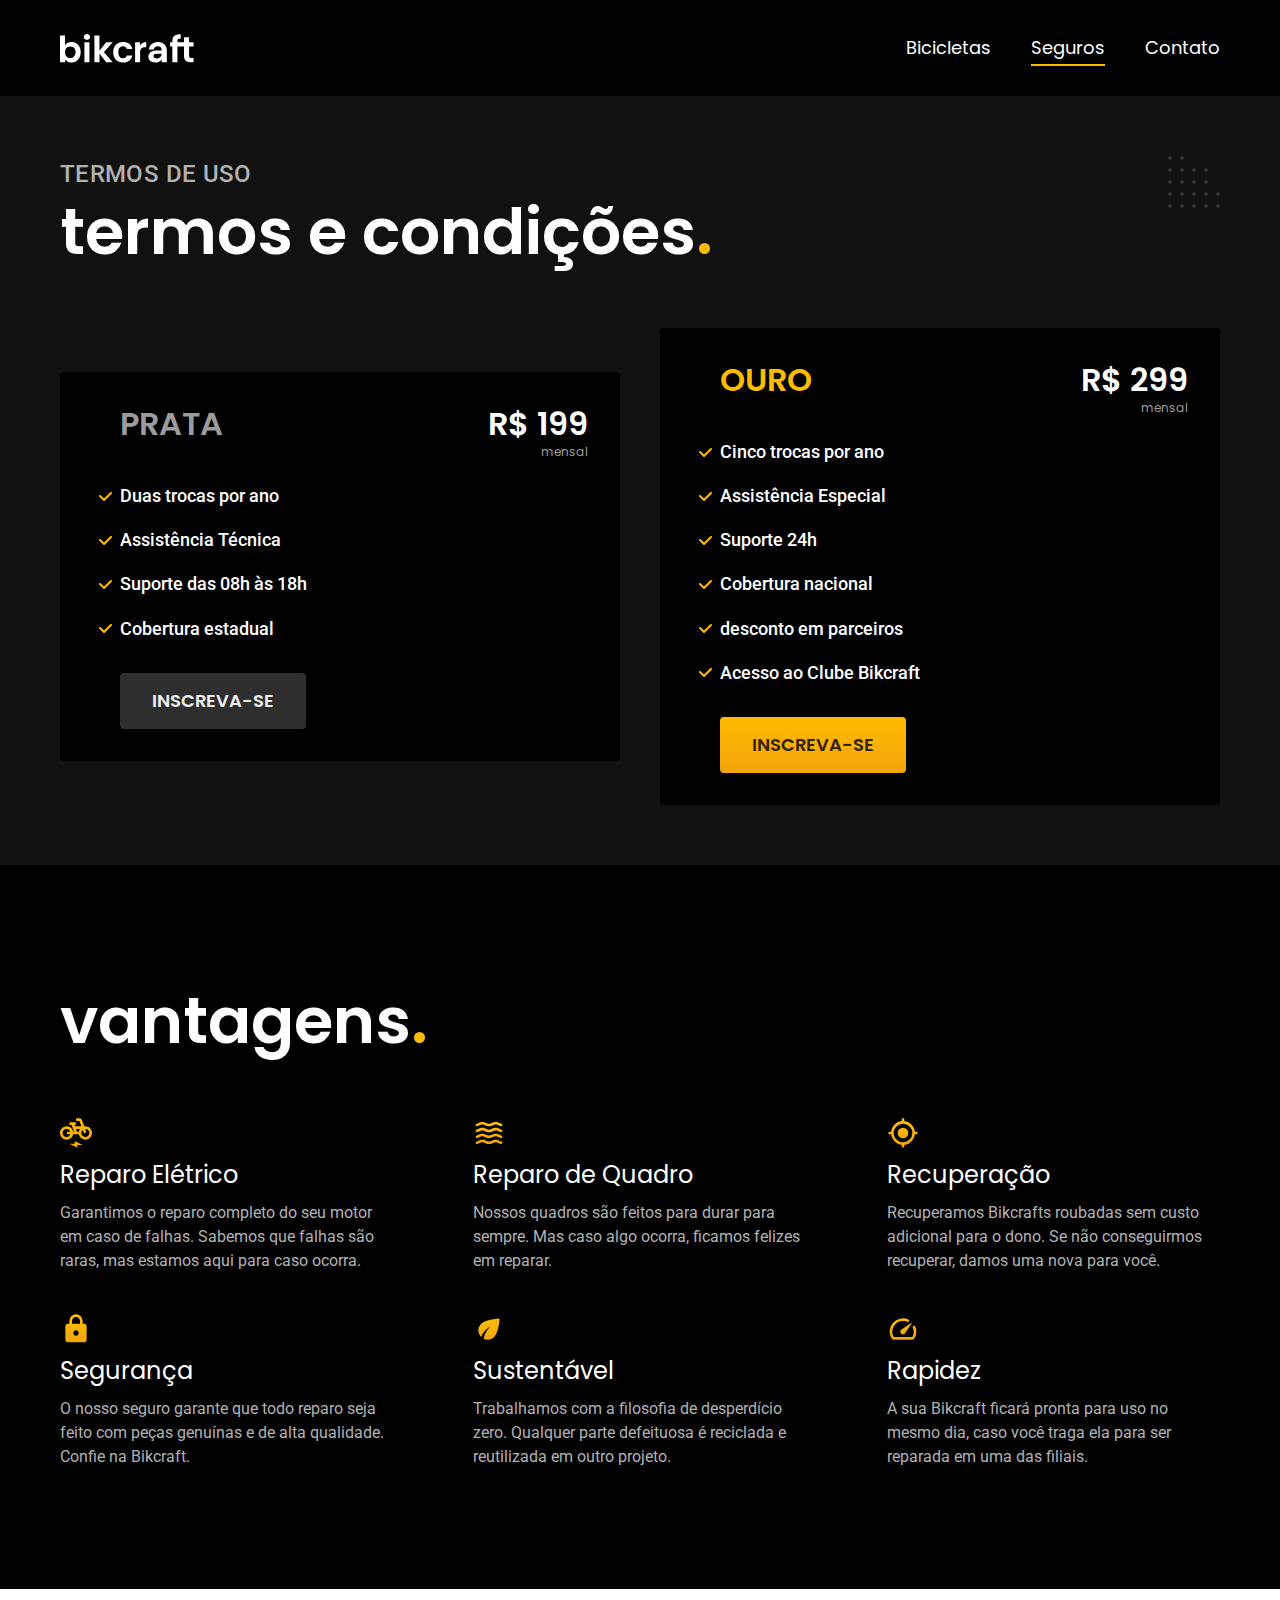
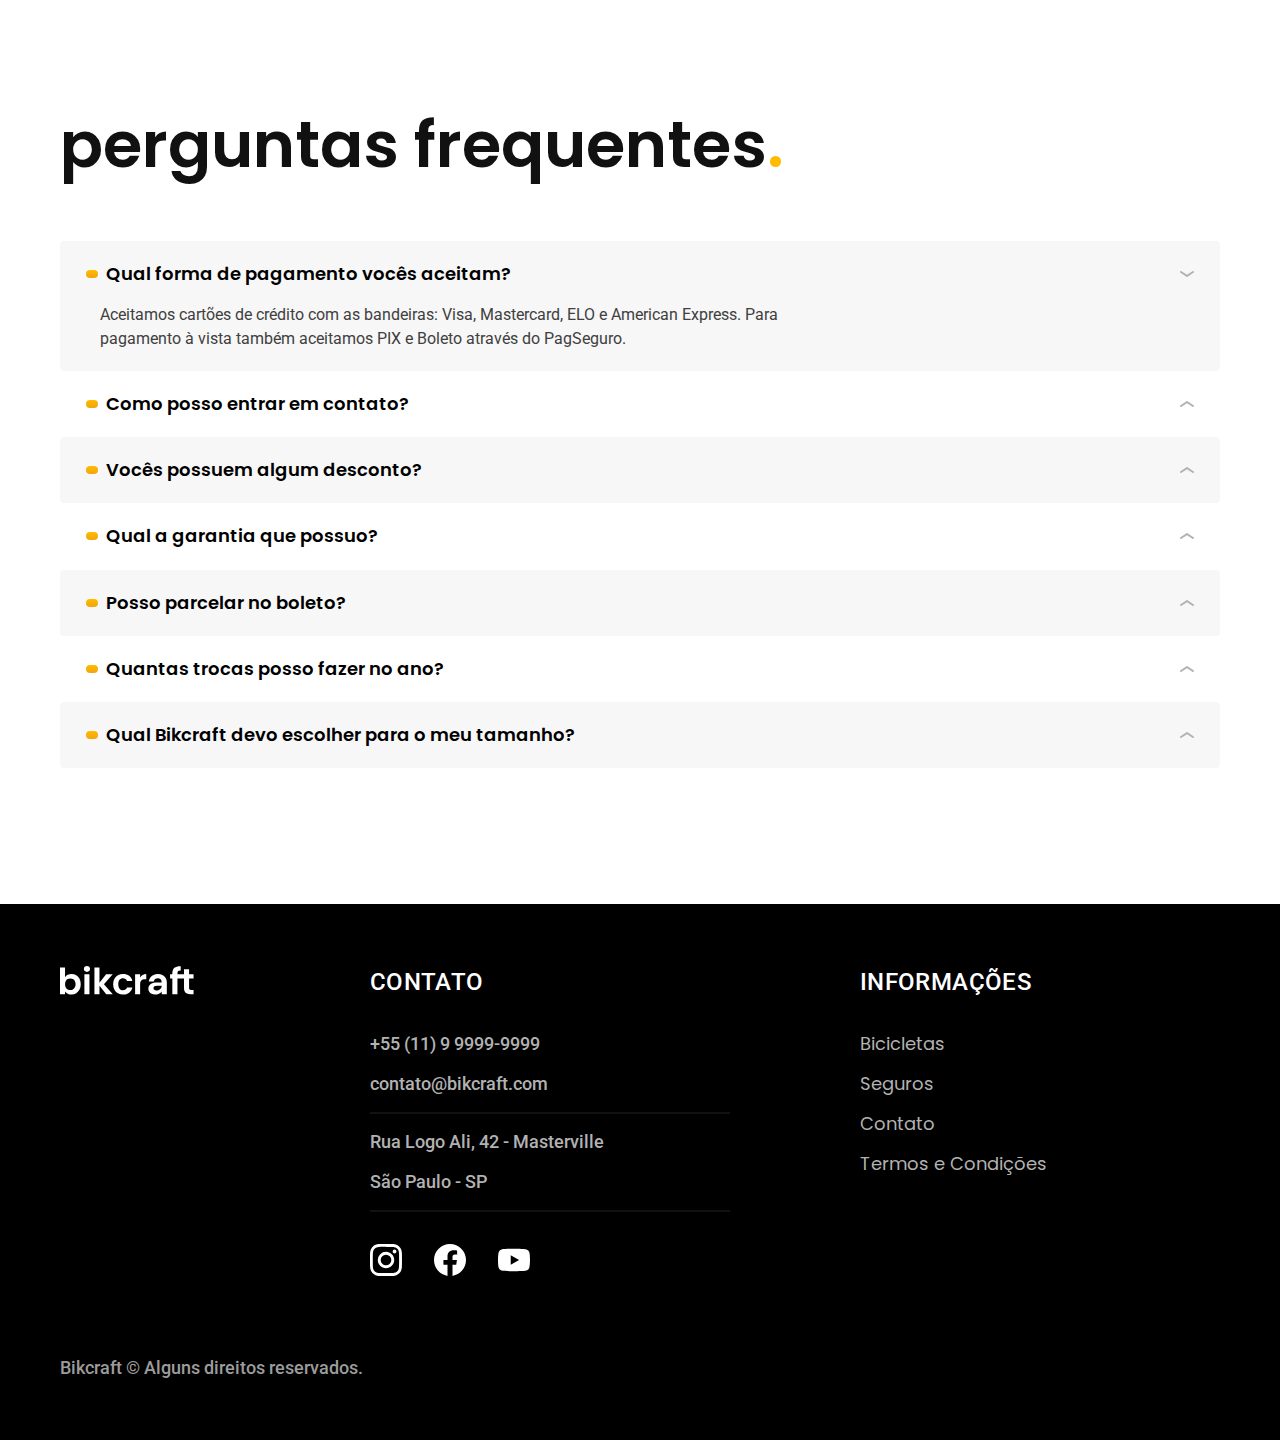
<file: seguros.html>
<!DOCTYPE html>
<html lang="pt-br">

<head>
  <meta charset="UTF-8" />
  <meta name="viewport" content="width=device-width, initial-scale=1.0" />
  <meta name="description" content="Termos e Condições" />
  <title>Termos e Condições | Bikcraft</title>

  <link rel="icon" href="./favicon.svg" type="image/svg+xml">
  <link rel="preload" href="./css/style.min.css" as="style">
  <link rel="stylesheet" href="./css/style.min.css" />
  <!-- Typo -->
  <link rel="preconnect" href="https://fonts.googleapis.com" />
  <link rel="preconnect" href="https://fonts.gstatic.com" crossorigin />
  <link
    href="https://fonts.googleapis.com/css2?family=Merriweather:ital,wght@1,900&family=Poppins:wght@400;600&family=Roboto:wght@400;500&display=swap"
    rel="stylesheet" />

  <!-- Script Reset -->
  <script>document.documentElement.classList.add('js');</script>
</head>


<body id="seguros">

  <!-- Header & Nav -->
  <header class="header-bg">
    <div class="header container">
      <a href="/">
        <img src="./img/bikcraft.svg" alt="Bikcraft" />
      </a>

      <nav aria-label="primaria">
        <ul class="header-menu font-1-m cor-0">
          <li><a href="./bicicletas.html">Bicicletas</a></li>
          <li><a href="./seguros.html">Seguros</a></li>
          <li><a href="./contato.html">Contato</a></li>
        </ul>
      </nav>
    </div>
  </header>

  <!-- SEGUROS -->
  <main class="seguros-bg">
    <div class="titulo-bg">
      <div class="titulo container">
        <p class="titulo-tag font-2-l-b cor-5">Termos de uso</p>
        <h1 class="font-1-xxl cor-0">termos e condições<span class="cor-p1">.</span></h1>
      </div>
    </div>

    <div class="seguros container">
      <div class="seguros-item fadeInLeft" data-anime="200">
        <h3 class="seguros-plano font-1-xl cor-6">PRATA</h3>
        <span class="font-1-xl cor-0">R$ 199 <span class="seguros-plano-tempo font-1-xs cor-6">mensal</span></span>
        <ul class="seguros-vantagens font-2-m cor-0">
          <li>Duas trocas por ano</li>
          <li>Assistência Técnica</li>
          <li>Suporte das 08h às 18h</li>
          <li>Cobertura estadual</li>
        </ul>
        <a class="secundary-button seguros-botao" href="./orcamento.html?tipo=seguro&produto=prata">Inscreva-se</a>
      </div>

      <div class="seguros-item fadeInRight" data-anime="400">
        <h3 class="seguros-plano font-1-xl cor-p1">OURO</h3>
        <span class="font-1-xl cor-0">R$ 299 <span class="seguros-plano-tempo font-1-xs cor-6">mensal</span></span>
        <ul class="seguros-vantagens font-2-m cor-0">
          <li>Cinco trocas por ano</li>
          <li>Assistência Especial</li>
          <li>Suporte 24h</li>
          <li>Cobertura nacional</li>
          <li>desconto em parceiros</li>
          <li>Acesso ao Clube Bikcraft</li>
        </ul>
        <a class="primary-button seguros-botao" href="./orcamento.html?tipo=seguro&produto=ouro">Inscreva-se</a>
      </div>
    </div>
  </main>

  <!-- VANTAGENS -->
  <article class="vantagens-bg">
    <div class="vantagens container">
      <h2 class="font-1-xxl cor-0">vantagens<span class="cor-p1">.</span></h2>
      <ul>
        <li>
          <img src="./img/icones/eletrica.svg" alt="">
          <h3 class="font-1-l cor-0">Reparo Elétrico</h3>
          <p class="font-2-s cor-5">Garantimos o reparo completo do seu motor em caso de falhas. Sabemos que falhas são
            raras, mas estamos aqui para caso ocorra.</p>
        </li>
        <li>
          <img src="./img/icones/carbono.svg" alt="">
          <h3 class="font-1-l cor-0">Reparo de Quadro</h3>
          <p class="font-2-s cor-5">Nossos quadros são feitos para durar para sempre. Mas caso algo ocorra, ficamos
            felizes em reparar.</p>
        </li>
        <li>
          <img src="./img/icones/rastreador.svg" alt="">
          <h3 class="font-1-l cor-0">Recuperação</h3>
          <p class="font-2-s cor-5">Recuperamos Bikcrafts roubadas sem custo adicional para o dono. Se não conseguirmos
            recuperar, damos uma nova para você.</p>
        </li>
        <li>
          <img src="./img/icones/seguro.svg" alt="">
          <h3 class="font-1-l cor-0">Segurança</h3>
          <p class="font-2-s cor-5">O nosso seguro garante que todo reparo seja feito com peças genuínas e de alta
            qualidade. Confie na Bikcraft.</p>
        </li>
        <li>
          <img src="./img/icones/sustentavel.svg" alt="">
          <h3 class="font-1-l cor-0">Sustentável</h3>
          <p class="font-2-s cor-5">Trabalhamos com a filosofia de desperdício zero. Qualquer parte defeituosa é
            reciclada e reutilizada em outro projeto.</p>
        </li>
        <li>
          <img src="./img/icones/velocidade.svg" alt="">
          <h3 class="font-1-l cor-0">Rapidez</h3>
          <p class="font-2-s cor-5">A sua Bikcraft ficará pronta para uso no mesmo dia, caso você traga ela para ser
            reparada em uma das filiais.</p>
        </li>
      </ul>
    </div>
  </article>

  <!-- PERGUNTAS FREQUENTES -->
  <article class="perguntas container">
    <h2 class="font-1-xxl">perguntas frequentes<span class="cor-p1">.</span></h2>

    <dl>
      <div>
        <dt><button class="font-1-m-b" aria-controls="pergunta1" aria-expanded="true">Qual forma de pagamento vocês
            aceitam?</button></dt>
        <dd id="pergunta1" class="font-2-s cor-9 ativa">Aceitamos cartões de crédito com as bandeiras: Visa, Mastercard,
          ELO e American
          Express. Para pagamento à vista também aceitamos PIX e Boleto através do PagSeguro.</dd>
      </div>
      <div>
        <dt><button class="font-1-m-b" aria-controls="pergunta2" aria-expanded="false">Como posso entrar em
            contato?</button></dt>
        <dd id="pergunta2" class="font-2-s cor-9">Você pode falar com um de nossos atendentes pelo telefone ou com nosso
          SAC via email,
          ver o quão bem a Bikcraft tem feito para nossos clientes pelo nosso Instagram e Facebook e ainda acompanhar as
          novidades e vídeos de nossos Head Engineers pelo canal no Youtube. Tudo disponível no rodapé de nosso site.
        </dd>
      </div>
      <div>
        <dt><button class="font-1-m-b" aria-controls="pergunta3" aria-expanded="false">Vocês possuem algum
            desconto?</button></dt>
        <dd id="pergunta3" class="font-2-s cor-9">Temos descontos de até 13% na compra da primeira Bicicleta Elétrica
          Bikcraft©, e para
          clientes assinantes do PLANO OURO temos descontos de até 22%. E também criamos um sistema de descontos
          cumulativo para assinantes onde a cada produto de manutenção adquirido (fluído de freios, produtos para
          limpeza Bikcraft©, etc) o nosso assinante ganha uma porcentagem de cashback disponível como saldo na loja
          virtual da Bikcraft ou para saque.</dd>
      </div>
      <div>
        <dt><button class="font-1-m-b" aria-controls="pergunta4" aria-expanded="false">Qual a garantia que
            possuo?</button></dt>
        <dd id="pergunta4" class="font-2-s cor-9">No PLANO PRATA, você recebe 6 meses de garantia na compra de sua
          PRIMEIRA BIKCRAFT no
          caso da não recuperação em cenário de roubo ou furto, ou a troca de 2 (duas) vezes ao ano em caso de problema
          estrutural ou mecânico. No PLANO OURO você recebe garantia vitalícia durante a validade de seu plano em
          cenário de roubo ou furto, ou a troca de 5 (cinco) vezes ao ano em caso de problema estrutural ou mecânico.
        </dd>
      </div>
      <div>
        <dt><button class="font-1-m-b" aria-controls="pergunta5" aria-expanded="false">Posso parcelar no
            boleto?</button></dt>
        <dd id="pergunta5" class="font-2-s cor-9">Claro! Conseguimos gerar um boleto para você no dia de vencimento de
          sua escolha via
          PagSeguro, o que deixa a transação totalmente segura e confiável.</dd>
      </div>
      <div>
        <dt><button class="font-1-m-b" aria-controls="pergunta6" aria-expanded="false">Quantas trocas posso fazer no
            ano?</button></dt>
        <dd id="pergunta6" class="font-2-s cor-9">No PLANO PRATA você tem direito a 2 (duas) trocas por ano. Já no PLANO
          OURO, você tem
          direito a 5 (cinco) trocas po ano.</dd>
      </div>
      <div>
        <dt><button class="font-1-m-b" aria-controls="pergunta7" aria-expanded="false">Qual Bikcraft devo escolher para
            o meu tamanho?</button></dt>
        <dd id="pergunta7" class="font-2-s cor-9">Cada Bikcraft é feita sob medida para nossos clientes. Então não se
          preocupe, nós
          vamos trazer a melhor experiência de ciclismo para você independente de sua escolha.</dd>
      </div>
    </dl>
  </article>

  <!-- Footer -->
  <footer class="footer-bg">
    <div class="footer container">
      <img src="./img/bikcraft.svg" alt="Bikcraft">
      <div class="footer-contato">
        <h3 class="font-2-l-b cor-0">Contato</h3>
        <ul class="font-2-m cor-5">
          <li><a href="tel:+5511999999999">+55 (11) 9 9999-9999</a></li>
          <li><a href="mailto:contato@bikcraft.com">contato@bikcraft.com</a></li>
          <li>Rua Logo Ali, 42 - Masterville</a></li>
          <li>São Paulo - SP</a></li>
        </ul>
        <div class="footer-redes">
          <a href=".">
            <img src="./img/redes/instagram.svg" alt="Instagram">
          </a>
          <a href=".">
            <img src="./img/redes/facebook.svg" alt="Facebook">
          </a>
          <a href=".">
            <img src="./img/redes/youtube.svg" alt="Youtube">
          </a>
        </div>
      </div>
      <div class="footer-informacoes">
        <h3 class="font-2-l-b cor-0">Informações</h3>
        <nav>
          <ul class="font-1-m cor-5">
            <li><a href="./bicicletas.html">Bicicletas</a></li>
            <li><a href="./seguros.html">Seguros</a></li>
            <li><a href="./contato.html">Contato</a></li>
            <li><a href="./termos.html">Termos e Condições</a></li>
          </ul>
        </nav>
      </div>
      <p class="footer-copy font-2-m cor-6">Bikcraft © Alguns direitos reservados.</p>
    </div>
  </footer>

  <script src="./js/plugins/simple-anime.js"></script>
  <script src="./js/script.js"></script>
</body>

</html>
</file>
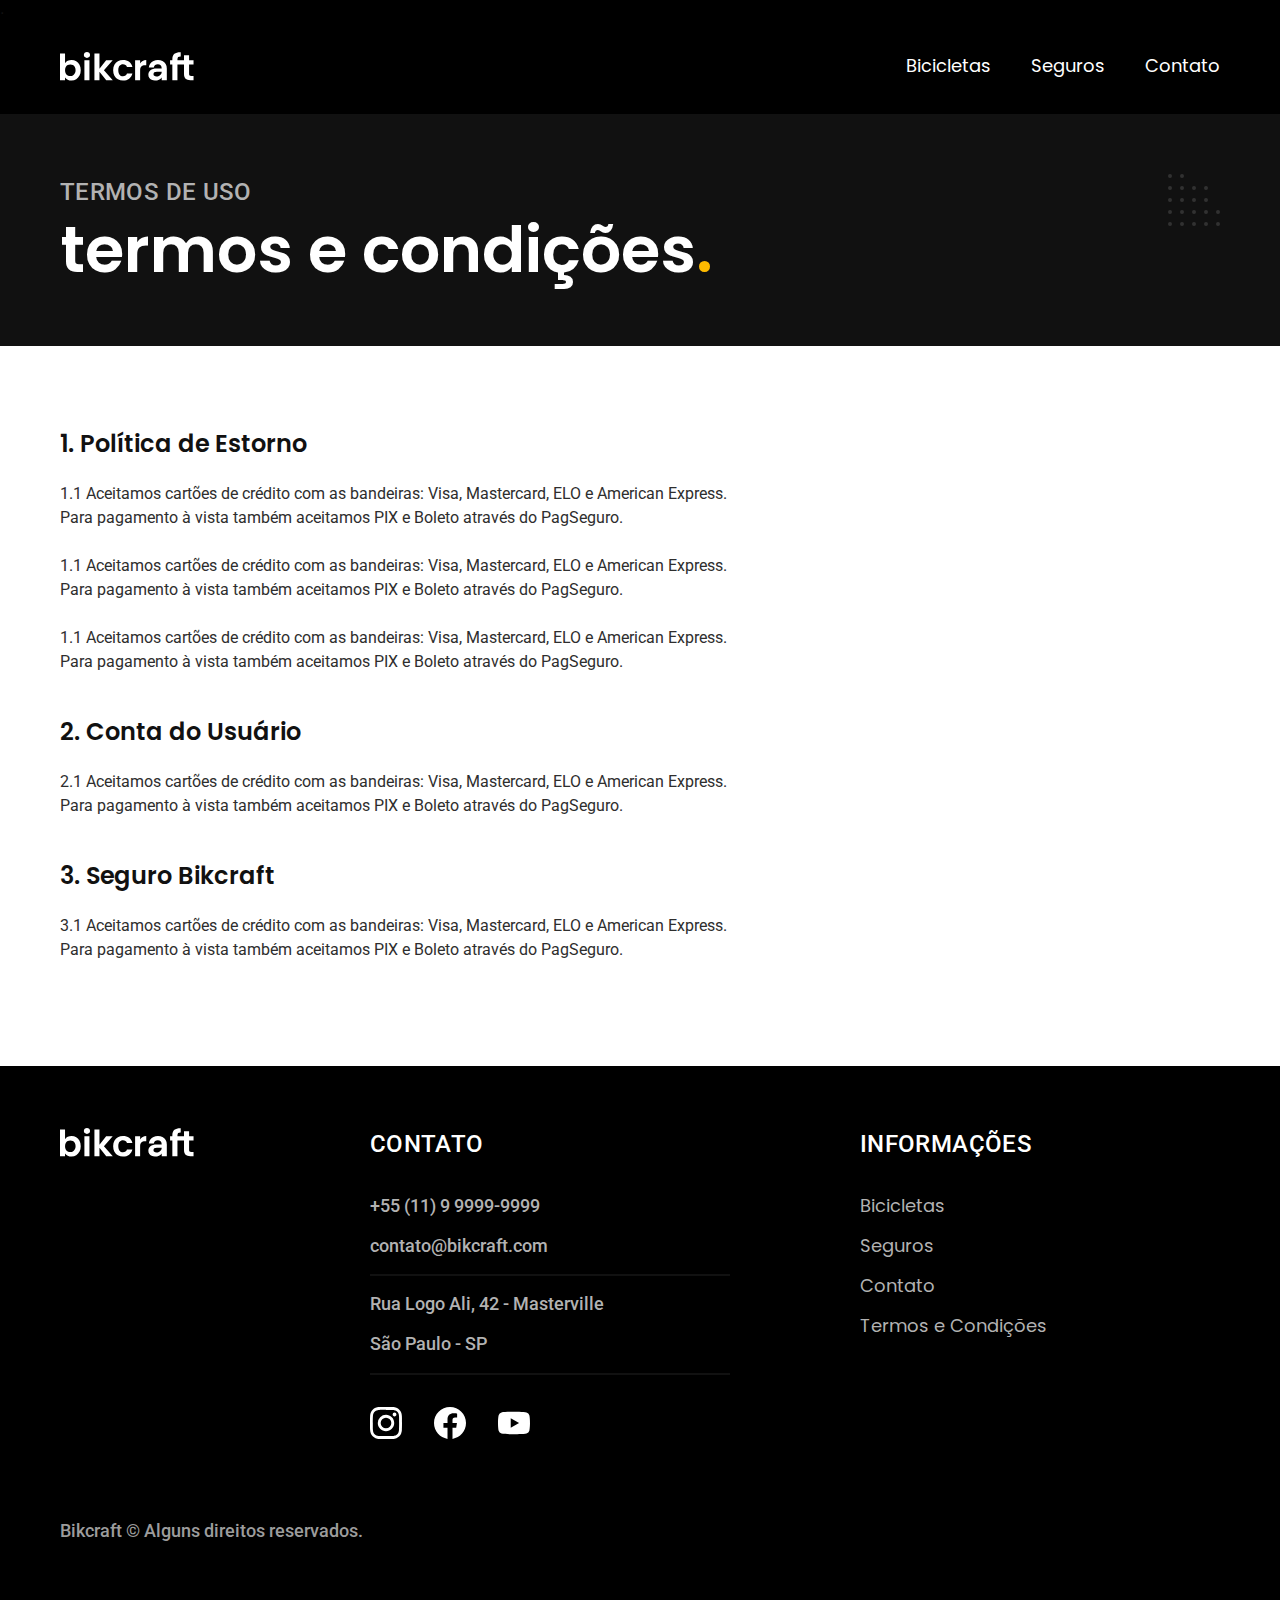
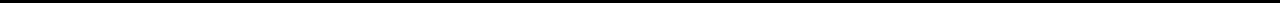
<file: termos.html>
<!DOCTYPE html>
<html lang="pt-br">

<head>
  <meta charset="UTF-8" />
  <meta name="viewport" content="width=device-width, initial-scale=1.0" />
  <meta name="description" content="Termos e Condições" />
  <title>Termos e Condições | Bikcraft</title>

  <link rel="icon" href="./favicon.svg" type="image/svg+xml">
  <link rel="preload" href="./css/style.min.css" as="style">
  <link rel="stylesheet" href="./css/style.min.css" />
  <!-- Typo -->
  <link rel="preconnect" href="https://fonts.googleapis.com" />
  <link rel="preconnect" href="https://fonts.gstatic.com" crossorigin />
  <link
    href="https://fonts.googleapis.com/css2?family=Merriweather:ital,wght@1,900&family=Poppins:wght@400;600&family=Roboto:wght@400;500&display=swap"
    rel="stylesheet" />

  <!-- Script Reset -->
  <script>document.documentElement.classList.add('js');</script>
</head>


<body id="termos">

  <!-- Header & Nav -->
  <header class="header-bg">.
    <div class="header container">
      <a href="/">
        <img src="./img/bikcraft.svg" alt="Bikcraft" />
      </a>

      <nav aria-label="primaria">
        <ul class="header-menu font-1-m cor-0">
          <li><a href="/bicicletas.html">Bicicletas</a></li>
          <li><a href="/seguros.html">Seguros</a></li>
          <li><a href="/contato.html">Contato</a></li>
        </ul>
      </nav>
    </div>
  </header>

  <!-- Termos -->
  <main>
    <div class="titulo-bg">
      <div class="titulo container">
        <p class="titulo-tag font-2-l-b cor-5">Termos de uso</p>
        <h1 class="font-1-xxl cor-0">termos e condições<span class="cor-p1">.</span></h1>
      </div>
    </div>

    <div class="termos container">
      <h2 class="font-1-l-b cor-11">1. Política de Estorno</h2>
      <p class="font-2-s cor-10">1.1 Aceitamos cartões de crédito com as bandeiras: Visa, Mastercard, ELO e American
        Express. Para pagamento à vista também aceitamos PIX e Boleto através do PagSeguro.</p>
      <p class="font-2-s cor-10">1.1 Aceitamos cartões de crédito com as bandeiras: Visa, Mastercard, ELO e American
        Express. Para pagamento à vista também aceitamos PIX e Boleto através do PagSeguro.</p>
      <p class="font-2-s cor-10">1.1 Aceitamos cartões de crédito com as bandeiras: Visa, Mastercard, ELO e American
        Express. Para pagamento à vista também aceitamos PIX e Boleto através do PagSeguro.</p>
      <h2 class="font-1-l-b cor-11">2. Conta do Usuário</h2>
      <p class="font-2-s cor-10">2.1 Aceitamos cartões de crédito com as bandeiras: Visa, Mastercard, ELO e American
        Express. Para pagamento à vista também aceitamos PIX e Boleto através do PagSeguro.</p>
      <h2 class="font-1-l-b cor-11">3. Seguro Bikcraft</h2>
      <p class="font-2-s cor-10">3.1 Aceitamos cartões de crédito com as bandeiras: Visa, Mastercard, ELO e American
        Express. Para pagamento à vista também aceitamos PIX e Boleto através do PagSeguro.</p>
    </div>
  </main>

  <!-- Footer -->
  <footer class="footer-bg">
    <div class="footer container">
      <img src="./img/bikcraft.svg" alt="Bikcraft">
      <div class="footer-contato">
        <h3 class="font-2-l-b cor-0">Contato</h3>
        <ul class="font-2-m cor-5">
          <li><a href="tel:+5511999999999">+55 (11) 9 9999-9999</a></li>
          <li><a href="mailto:contato@bikcraft.com">contato@bikcraft.com</a></li>
          <li>Rua Logo Ali, 42 - Masterville</a></li>
          <li>São Paulo - SP</a></li>
        </ul>
        <div class="footer-redes">
          <a href=".">
            <img src="./img/redes/instagram.svg" alt="Instagram">
          </a>
          <a href=".">
            <img src="./img/redes/facebook.svg" alt="Facebook">
          </a>
          <a href=".">
            <img src="./img/redes/youtube.svg" alt="Youtube">
          </a>
        </div>
      </div>
      <div class="footer-informacoes">
        <h3 class="font-2-l-b cor-0">Informações</h3>
        <nav>
          <ul class="font-1-m cor-5">
            <li><a href="./bicicletas.html">Bicicletas</a></li>
            <li><a href="./seguros.html">Seguros</a></li>
            <li><a href="./contato.html">Contato</a></li>
            <li><a href="./termos.html">Termos e Condições</a></li>
          </ul>
        </nav>
      </div>
      <p class="footer-copy font-2-m cor-6">Bikcraft © Alguns direitos reservados.</p>
    </div>
  </footer>
  <script src="./js/script.js"></script>
</body>

</html>
</file>
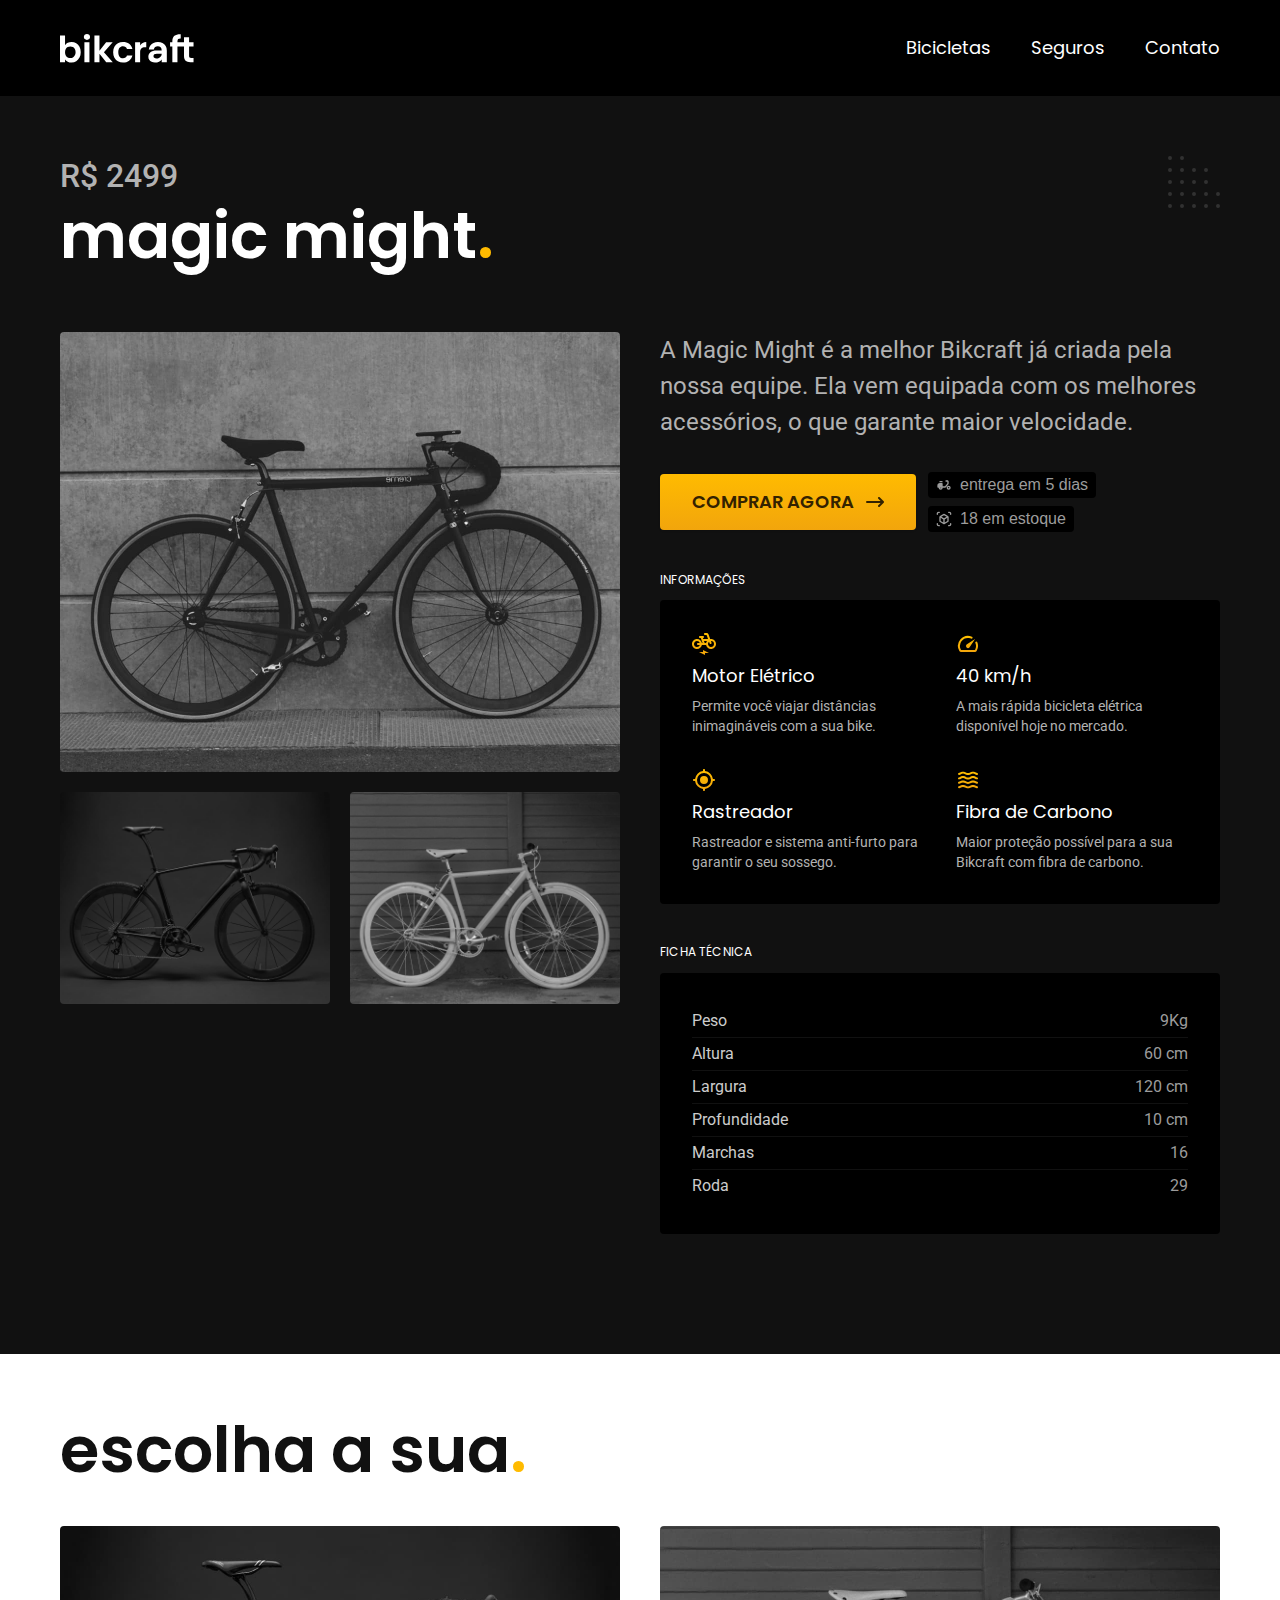
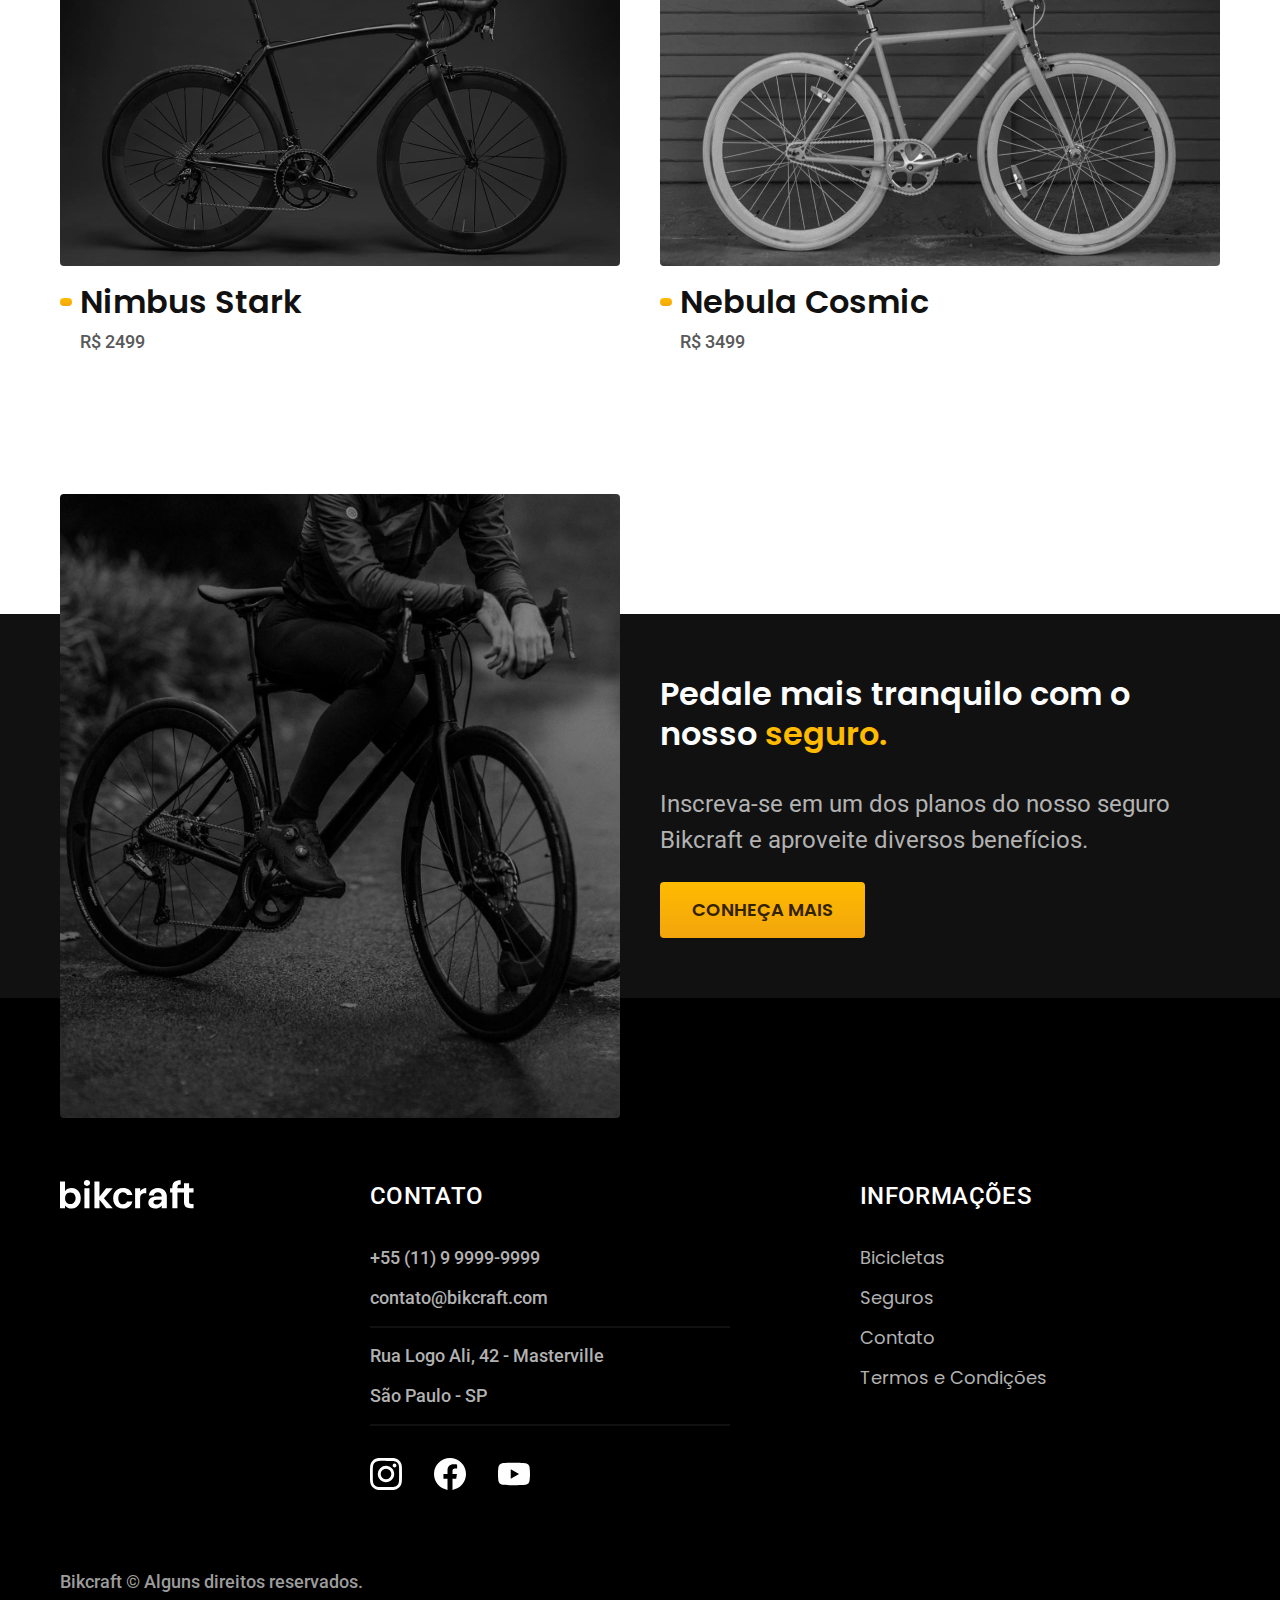
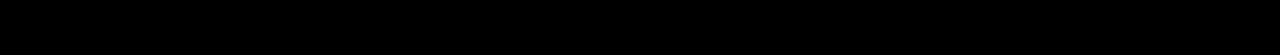
<file: bicicletas/magic.html>
<!DOCTYPE html>
<html lang="pt-br">

<head>
  <meta charset="UTF-8" />
  <meta name="viewport" content="width=device-width, initial-scale=1.0" />
  <meta name="description" content="Termos e Condições" />
  <title>Magic Might | Bikcraft</title>

  <link rel="icon" href="../favicon.svg" type="image/svg+xml">
  <link rel="stylesheet" href="../css/style.min.css" />
  <!-- Typo -->
  <link rel="preconnect" href="https://fonts.googleapis.com" />
  <link rel="preconnect" href="https://fonts.gstatic.com" crossorigin />
  <link
    href="https://fonts.googleapis.com/css2?family=Merriweather:ital,wght@1,900&family=Poppins:wght@400;600&family=Roboto:wght@400;500&display=swap"
    rel="stylesheet" />

  <!-- Script Reset -->
  <script>document.documentElement.classList.add('js');</script>
</head>


<body id="bicicleta">

  <!-- Header & Nav -->
  <header class="header-bg">
    <div class="header container">
      <a href="/">
        <img src="../img/bikcraft.svg" alt="Bikcraft" />
      </a>

      <nav aria-label="primaria">
        <ul class="header-menu font-1-m cor-0">
          <li><a href="../bicicletas.html">Bicicletas</a></li>
          <li><a href="../seguros.html">Seguros</a></li>
          <li><a href="../contato.html">Contato</a></li>
        </ul>
      </nav>
    </div>
  </header>

  <!-- Bicicletas -->
  <main class="titulo-bg">
    <div>
      <div class="titulo container">
        <p class="titulo-tag font-2-xl cor-5">R$ 2499</p>
        <h1 class="font-1-xxl cor-0">magic might<span class="cor-p1">.</span></h1>
      </div>
    </div>

    <div class="bicicleta container">
      <div class="bicicleta-imagens">
        <img src="../img/bicicleta/nimbus2.jpg" alt="">
        <img src="../img/bicicleta/nimbus1.jpg" alt="">
        <img src="../img/bicicleta/nimbus3.jpg" alt="">
      </div>
      <div class="bicicleta-conteudo">
        <p class="font-2-l cor-5">A Magic Might é a melhor Bikcraft já criada pela nossa equipe. Ela vem equipada com
          os melhores acessórios, o que garante maior velocidade.</p>
        <div class="bicicleta-comprar">
          <a class="arrow-button" href="../orcamento.html?tipo=bikcraft&produto=magic">Comprar Agora</a>
          <span class="font-1-x-s cor-6"><img src="../img/icones/entrega.svg" alt="">entrega em 5 dias</span>
          <span class="font-1-x-s cor-6"><img src="../img/icones/estoque.svg" alt="">18 em estoque</span>
        </div>

        <h2 class="font-1-xs cor-0">Informações</h2>
        <ul class="bicicleta-informacoes">
          <li>
            <img src="../img/icones/eletrica.svg" alt="">
            <h3 class="font-1-m cor-0">Motor Elétrico</h3>
            <p class="font-2-xs cor-5">Permite você viajar distâncias inimagináveis com a sua bike.</p>
          </li>
          <li>
            <img src="../img/icones/velocidade.svg" alt="">
            <h3 class="font-1-m cor-0">40 km/h</h3>
            <p class="font-2-xs cor-5">A mais rápida bicicleta elétrica disponível hoje no mercado.</p>
          </li>
          <li>
            <img src="../img/icones/rastreador.svg" alt="">
            <h3 class="font-1-m cor-0">Rastreador</h3>
            <p class="font-2-xs cor-5">Rastreador e sistema anti-furto para garantir o seu sossego.</p>
          </li>
          <li>
            <img src="../img/icones/carbono.svg" alt="">
            <h3 class="font-1-m cor-0">Fibra de Carbono</h3>
            <p class="font-2-xs cor-5">Maior proteção possível para a sua Bikcraft com fibra de carbono.</p>
          </li>
        </ul>
        <h2 class="font-1-xs cor-0">Ficha Técnica</h2>
        <ul class="bicicleta-ficha font-2-s cor-4">
          <li>Peso <span class="cor-6">9Kg</span></li>
          <li>Altura <span class="cor-6">60 cm</span></li>
          <li>Largura <span class="cor-6">120 cm</span></li>
          <li>Profundidade <span class="cor-6">10 cm</span></li>
          <li>Marchas <span class="cor-6">16</span></li>
          <li>Roda <span class="cor-6">29</span></li>
        </ul>
      </div>
    </div>

  </main>

  <!-- Outras Bicicletas - Lista -->
  <article class="bicicletas container">
    <h2 class="bicicletas-titulo font-1-xxl">
      escolha a sua<span class="cor-p1">.</span>
    </h2>

    <ul class="bicicletas-lista">
      <li class="bicicleta-card">
        <a class="bicicleta-link" href="./nimbus.html">
          <img class="bicicletas-img" src="/img/bicicletas/nimbus.jpg" alt="Bicicleta Preta" />
          <h3 class="bicicleta-nome font-1-xl" class="font-1-xl">
            Nimbus Stark
          </h3>
          <span class="bicicleta-preco font-2-m cor-8">R$ 2499</span>
        </a>
      </li>
      <li class="bicicleta-card">
        <a class="bicicleta-link" href="./nebula.html">
          <img class="bicicletas-img" src="/img/bicicletas/nebula.jpg" alt="Bicicleta Preta" />
          <h3 class="bicicleta-nome font-1-xl" class="font-1-xl">
            Nebula Cosmic
          </h3>
          <span class="bicicleta-preco font-2-m cor-8">R$ 3499</span>
        </a>
      </li>
    </ul>
  </article>

  <!-- Seguro Bicicletas -->
  <article class="seguro-bicicletas-bg">
    <div class="seguro-bicicletas container">
      <div class="seguro-bicicleta-imagem">
        <img src="../img/fotos/seguros.jpg" alt="Pessoa parada em cima de uma bicicleta.">
      </div>
      <div class="seguro-bicicletas-conteudo">
        <h2 class="seguro-bicicletas-titulo font-1-xl cor-0">Pedale mais tranquilo com o nosso <span
            class="cor-p1">seguro.</span></h2>
        <p class="seguro-bicicletas-texto font-2-l cor-5">Inscreva-se em um dos planos do nosso seguro Bikcraft e
          aproveite diversos benefícios.</p>
        <a class="primary-button" href="../seguros.html">Conheça Mais</a>
      </div>
    </div>
  </article>

  <!-- Footer -->
  <footer class="footer-bg">
    <div class="footer container">
      <img src="../img/bikcraft.svg" alt="Bikcraft">
      <div class="footer-contato">
        <h3 class="font-2-l-b cor-0">Contato</h3>
        <ul class="font-2-m cor-5">
          <li><a href="tel:+5511999999999">+55 (11) 9 9999-9999</a></li>
          <li><a href="mailto:contato@bikcraft.com">contato@bikcraft.com</a></li>
          <li>Rua Logo Ali, 42 - Masterville</a></li>
          <li>São Paulo - SP</a></li>
        </ul>
        <div class="footer-redes">
          <a href=".">
            <img src="../img/redes/instagram.svg" alt="Instagram">
          </a>
          <a href=".">
            <img src="../img/redes/facebook.svg" alt="Facebook">
          </a>
          <a href=".">
            <img src="../img/redes/youtube.svg" alt="Youtube">
          </a>
        </div>
      </div>
      <div class="footer-informacoes">
        <h3 class="font-2-l-b cor-0">Informações</h3>
        <nav>
          <ul class="font-1-m cor-5">
            <li><a href="../bicicletas.html">Bicicletas</a></li>
            <li><a href="../seguros.html">Seguros</a></li>
            <li><a href="../contato.html">Contato</a></li>
            <li><a href="../termos.html">Termos e Condições</a></li>
          </ul>
        </nav>
      </div>
      <p class="footer-copy font-2-m cor-6">Bikcraft © Alguns direitos reservados.</p>
    </div>
  </footer>
  <script src="../js/script.js"></script>
</body>

</html>
</file>
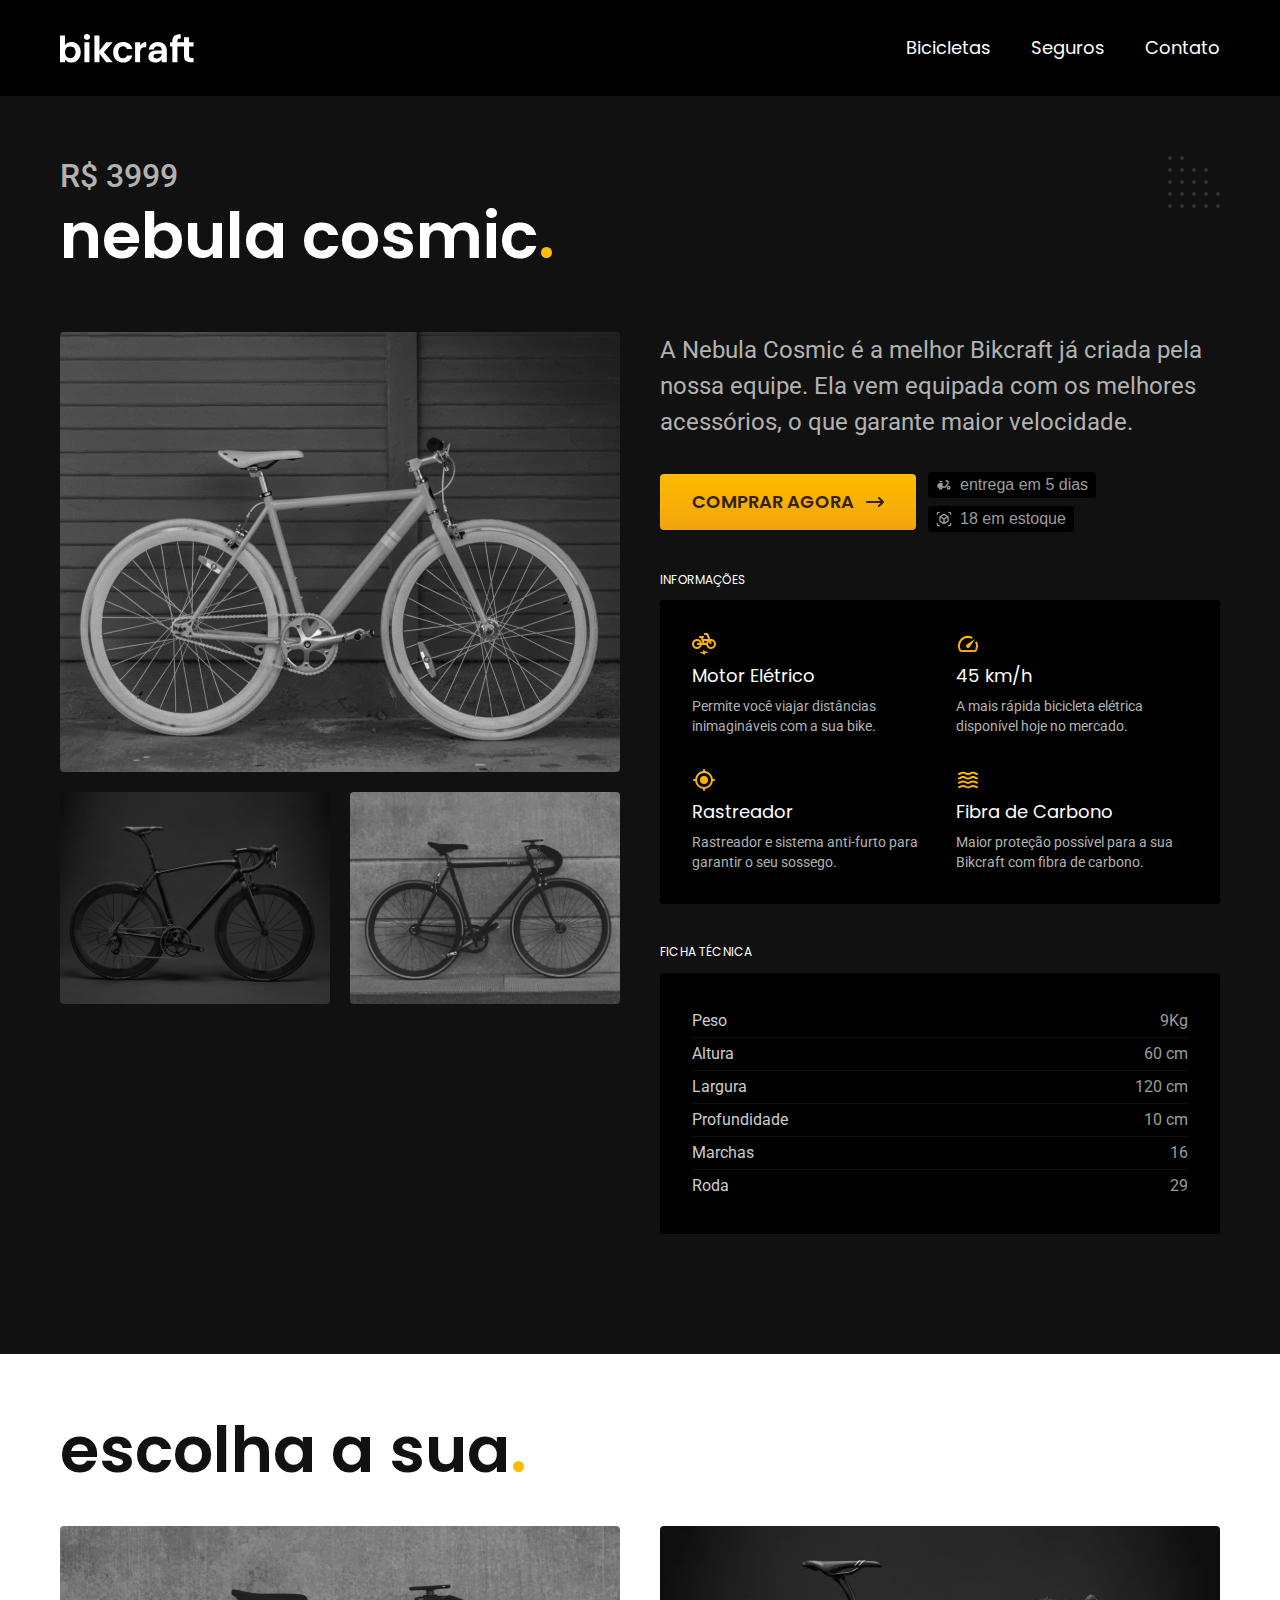
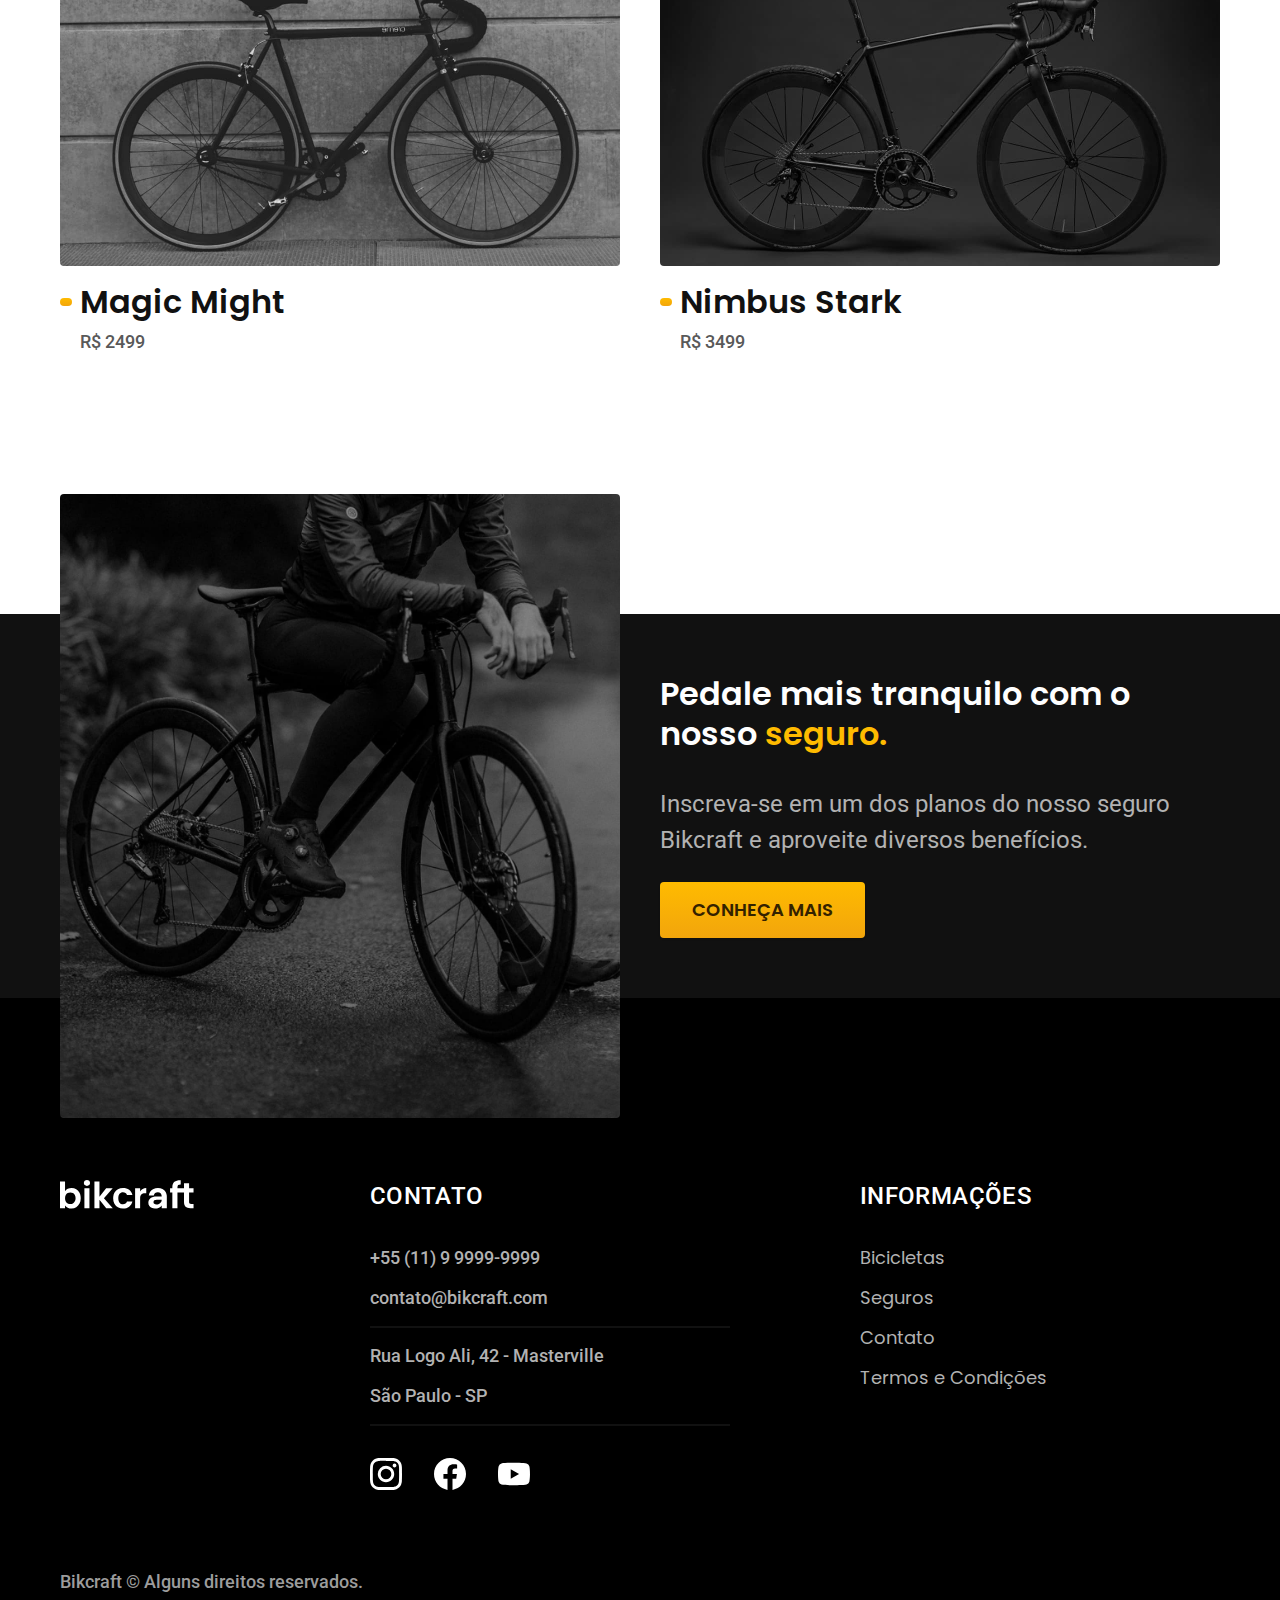
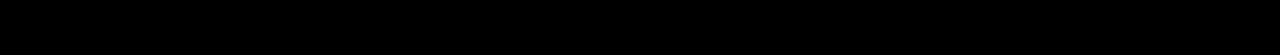
<file: bicicletas/nebula.html>
<!DOCTYPE html>
<html lang="pt-br">

<head>
  <meta charset="UTF-8" />
  <meta name="viewport" content="width=device-width, initial-scale=1.0" />
  <meta name="description" content="Termos e Condições" />
  <title>Nebula Cosmic | Bikcraft</title>

  <link rel="icon" href="../favicon.svg" type="image/svg+xml">
  <link rel="stylesheet" href="../css/style.min.css" />
  <!-- Typo -->
  <link rel="preconnect" href="https://fonts.googleapis.com" />
  <link rel="preconnect" href="https://fonts.gstatic.com" crossorigin />
  <link
    href="https://fonts.googleapis.com/css2?family=Merriweather:ital,wght@1,900&family=Poppins:wght@400;600&family=Roboto:wght@400;500&display=swap"
    rel="stylesheet" />

  <!-- Script Reset -->
  <script>document.documentElement.classList.add('js');</script>
</head>


<body id="bicicleta">

  <!-- Header & Nav -->
  <header class="header-bg">
    <div class="header container">
      <a href="/">
        <img src="../img/bikcraft.svg" alt="Bikcraft" />
      </a>

      <nav aria-label="primaria">
        <ul class="header-menu font-1-m cor-0">
          <li><a href="../bicicletas.html">Bicicletas</a></li>
          <li><a href="../seguros.html">Seguros</a></li>
          <li><a href="../contato.html">Contato</a></li>
        </ul>
      </nav>
    </div>
  </header>

  <!-- Bicicletas -->
  <main class="titulo-bg">
    <div>
      <div class="titulo container">
        <p class="titulo-tag font-2-xl cor-5">R$ 3999</p>
        <h1 class="font-1-xxl cor-0">nebula cosmic<span class="cor-p1">.</span></h1>
      </div>
    </div>

    <div class="bicicleta container">
      <div class="bicicleta-imagens">
        <img src="../img/bicicleta/nimbus3.jpg" alt="">
        <img src="../img/bicicleta/nimbus1.jpg" alt="">
        <img src="../img/bicicleta/nimbus2.jpg" alt="">
      </div>
      <div class="bicicleta-conteudo">
        <p class="font-2-l cor-5">A Nebula Cosmic é a melhor Bikcraft já criada pela nossa equipe. Ela vem equipada com
          os melhores acessórios, o que garante maior velocidade.</p>
        <div class="bicicleta-comprar">
          <a class="arrow-button" href="../orcamento.html?tipo=bikcraft&produto=nebula">Comprar Agora</a>
          <span class="font-1-x-s cor-6"><img src="../img/icones/entrega.svg" alt="">entrega em 5 dias</span>
          <span class="font-1-x-s cor-6"><img src="../img/icones/estoque.svg" alt="">18 em estoque</span>
        </div>

        <h2 class="font-1-xs cor-0">Informações</h2>
        <ul class="bicicleta-informacoes">
          <li>
            <img src="../img/icones/eletrica.svg" alt="">
            <h3 class="font-1-m cor-0">Motor Elétrico</h3>
            <p class="font-2-xs cor-5">Permite você viajar distâncias inimagináveis com a sua bike.</p>
          </li>
          <li>
            <img src="../img/icones/velocidade.svg" alt="">
            <h3 class="font-1-m cor-0">45 km/h</h3>
            <p class="font-2-xs cor-5">A mais rápida bicicleta elétrica disponível hoje no mercado.</p>
          </li>
          <li>
            <img src="../img/icones/rastreador.svg" alt="">
            <h3 class="font-1-m cor-0">Rastreador</h3>
            <p class="font-2-xs cor-5">Rastreador e sistema anti-furto para garantir o seu sossego.</p>
          </li>
          <li>
            <img src="../img/icones/carbono.svg" alt="">
            <h3 class="font-1-m cor-0">Fibra de Carbono</h3>
            <p class="font-2-xs cor-5">Maior proteção possível para a sua Bikcraft com fibra de carbono.</p>
          </li>
        </ul>
        <h2 class="font-1-xs cor-0">Ficha Técnica</h2>
        <ul class="bicicleta-ficha font-2-s cor-4">
          <li>Peso <span class="cor-6">9Kg</span></li>
          <li>Altura <span class="cor-6">60 cm</span></li>
          <li>Largura <span class="cor-6">120 cm</span></li>
          <li>Profundidade <span class="cor-6">10 cm</span></li>
          <li>Marchas <span class="cor-6">16</span></li>
          <li>Roda <span class="cor-6">29</span></li>
        </ul>
      </div>
    </div>

  </main>

  <!-- Outras Bicicletas - Lista -->
  <article class="bicicletas container">
    <h2 class="bicicletas-titulo font-1-xxl">
      escolha a sua<span class="cor-p1">.</span>
    </h2>

    <ul class="bicicletas-lista">
      <li class="bicicleta-card">
        <a class="bicicleta-link" href="./magic.html">
          <img class="bicicletas-img" src="/img/bicicletas/magic.jpg" alt="Bicicleta Preta" />
          <h3 class="bicicleta-nome font-1-xl" class="font-1-xl">
            Magic Might
          </h3>
          <span class="bicicleta-preco font-2-m cor-8">R$ 2499</span>
        </a>
      </li>
      <li class="bicicleta-card">
        <a class="bicicleta-link" href="./nimbus.html">
          <img class="bicicletas-img" src="/img/bicicletas/nimbus.jpg" alt="Bicicleta Preta" />
          <h3 class="bicicleta-nome font-1-xl" class="font-1-xl">
            Nimbus Stark
          </h3>
          <span class="bicicleta-preco font-2-m cor-8">R$ 3499</span>
        </a>
      </li>
    </ul>
  </article>

  <!-- Seguro Bicicletas -->
  <article class="seguro-bicicletas-bg">
    <div class="seguro-bicicletas container">
      <div class="seguro-bicicleta-imagem">
        <img src="../img/fotos/seguros.jpg" alt="Pessoa parada em cima de uma bicicleta.">
      </div>
      <div class="seguro-bicicletas-conteudo">
        <h2 class="seguro-bicicletas-titulo font-1-xl cor-0">Pedale mais tranquilo com o nosso <span
            class="cor-p1">seguro.</span></h2>
        <p class="seguro-bicicletas-texto font-2-l cor-5">Inscreva-se em um dos planos do nosso seguro Bikcraft e
          aproveite diversos benefícios.</p>
        <a class="primary-button" href="../seguros.html">Conheça Mais</a>
      </div>
    </div>
  </article>

  <!-- Footer -->
  <footer class="footer-bg">
    <div class="footer container">
      <img src="../img/bikcraft.svg" alt="Bikcraft">
      <div class="footer-contato">
        <h3 class="font-2-l-b cor-0">Contato</h3>
        <ul class="font-2-m cor-5">
          <li><a href="tel:+5511999999999">+55 (11) 9 9999-9999</a></li>
          <li><a href="mailto:contato@bikcraft.com">contato@bikcraft.com</a></li>
          <li>Rua Logo Ali, 42 - Masterville</a></li>
          <li>São Paulo - SP</a></li>
        </ul>
        <div class="footer-redes">
          <a href=".">
            <img src="../img/redes/instagram.svg" alt="Instagram">
          </a>
          <a href=".">
            <img src="../img/redes/facebook.svg" alt="Facebook">
          </a>
          <a href=".">
            <img src="../img/redes/youtube.svg" alt="Youtube">
          </a>
        </div>
      </div>
      <div class="footer-informacoes">
        <h3 class="font-2-l-b cor-0">Informações</h3>
        <nav>
          <ul class="font-1-m cor-5">
            <li><a href="../bicicletas.html">Bicicletas</a></li>
            <li><a href="../seguros.html">Seguros</a></li>
            <li><a href="../contato.html">Contato</a></li>
            <li><a href="../termos.html">Termos e Condições</a></li>
          </ul>
        </nav>
      </div>
      <p class="footer-copy font-2-m cor-6">Bikcraft © Alguns direitos reservados.</p>
    </div>
  </footer>
  <script src="../js/script.js"></script>
</body>

</html>
</file>
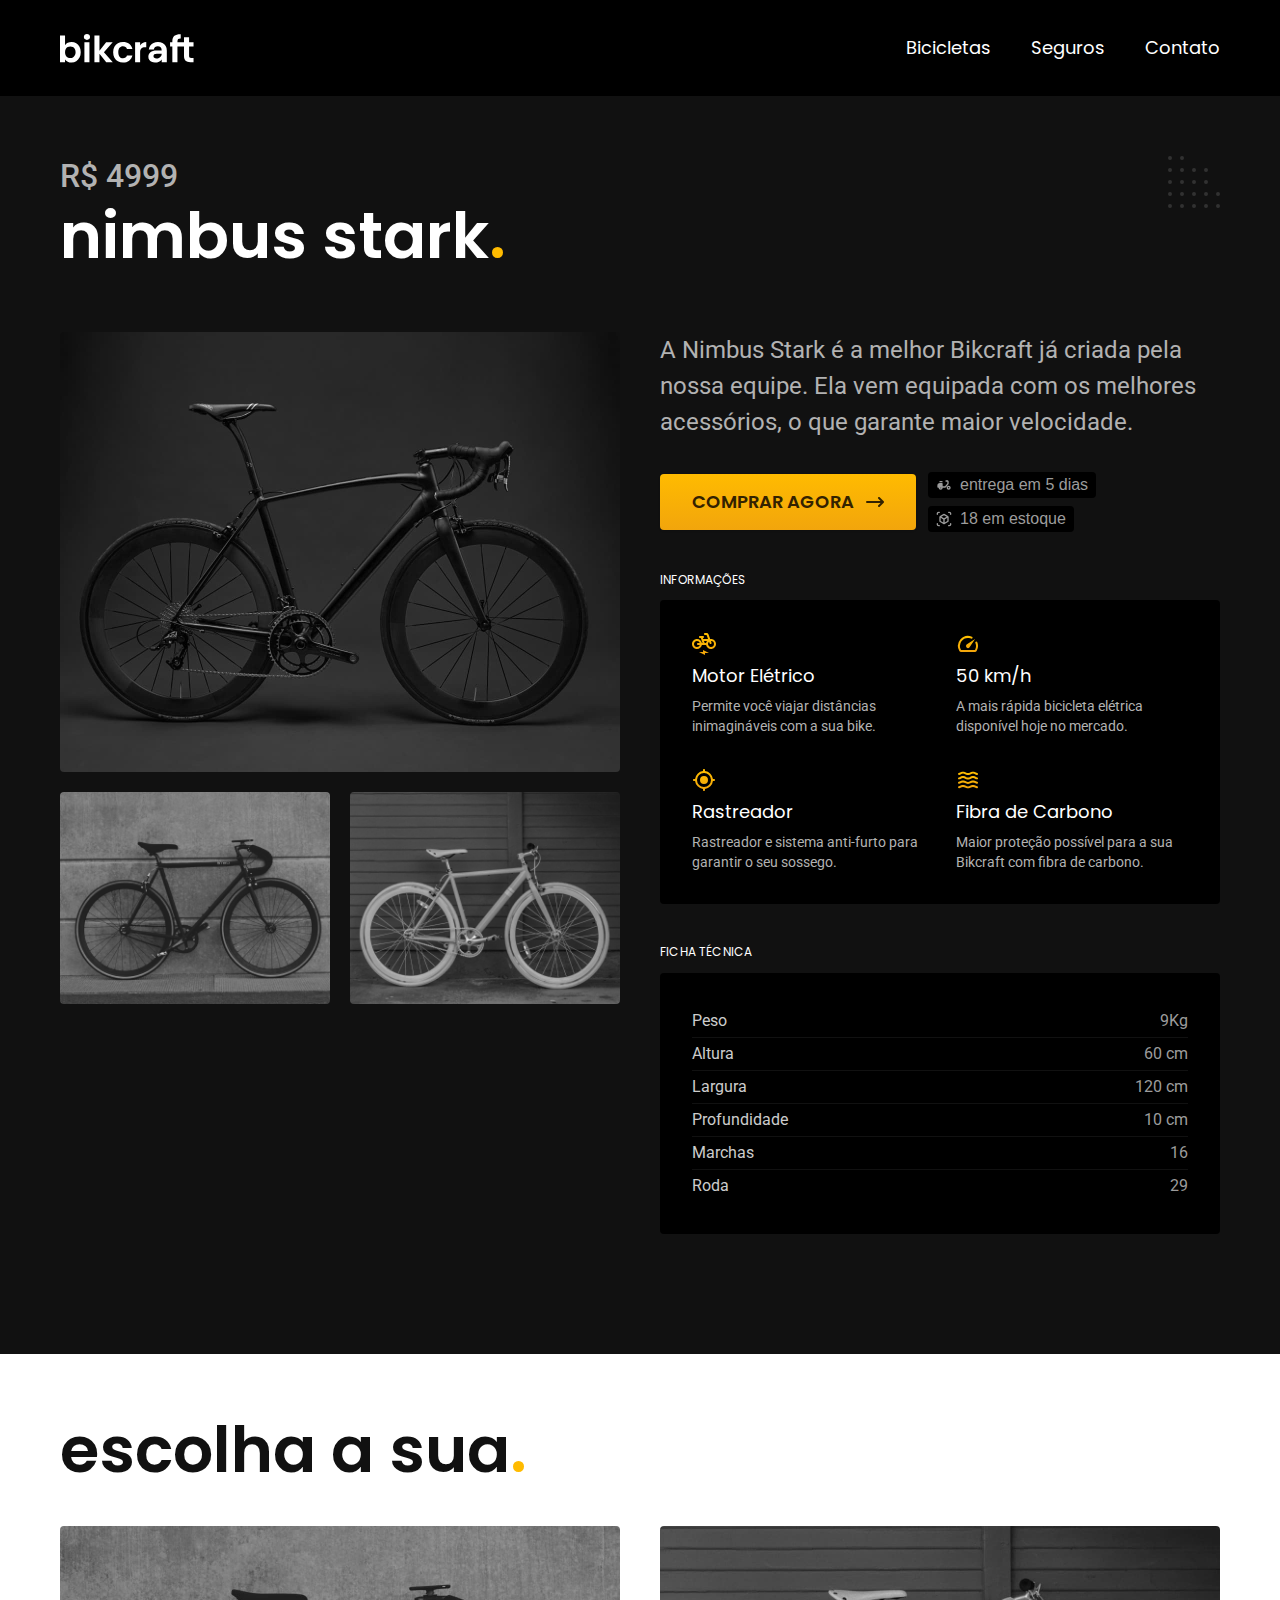
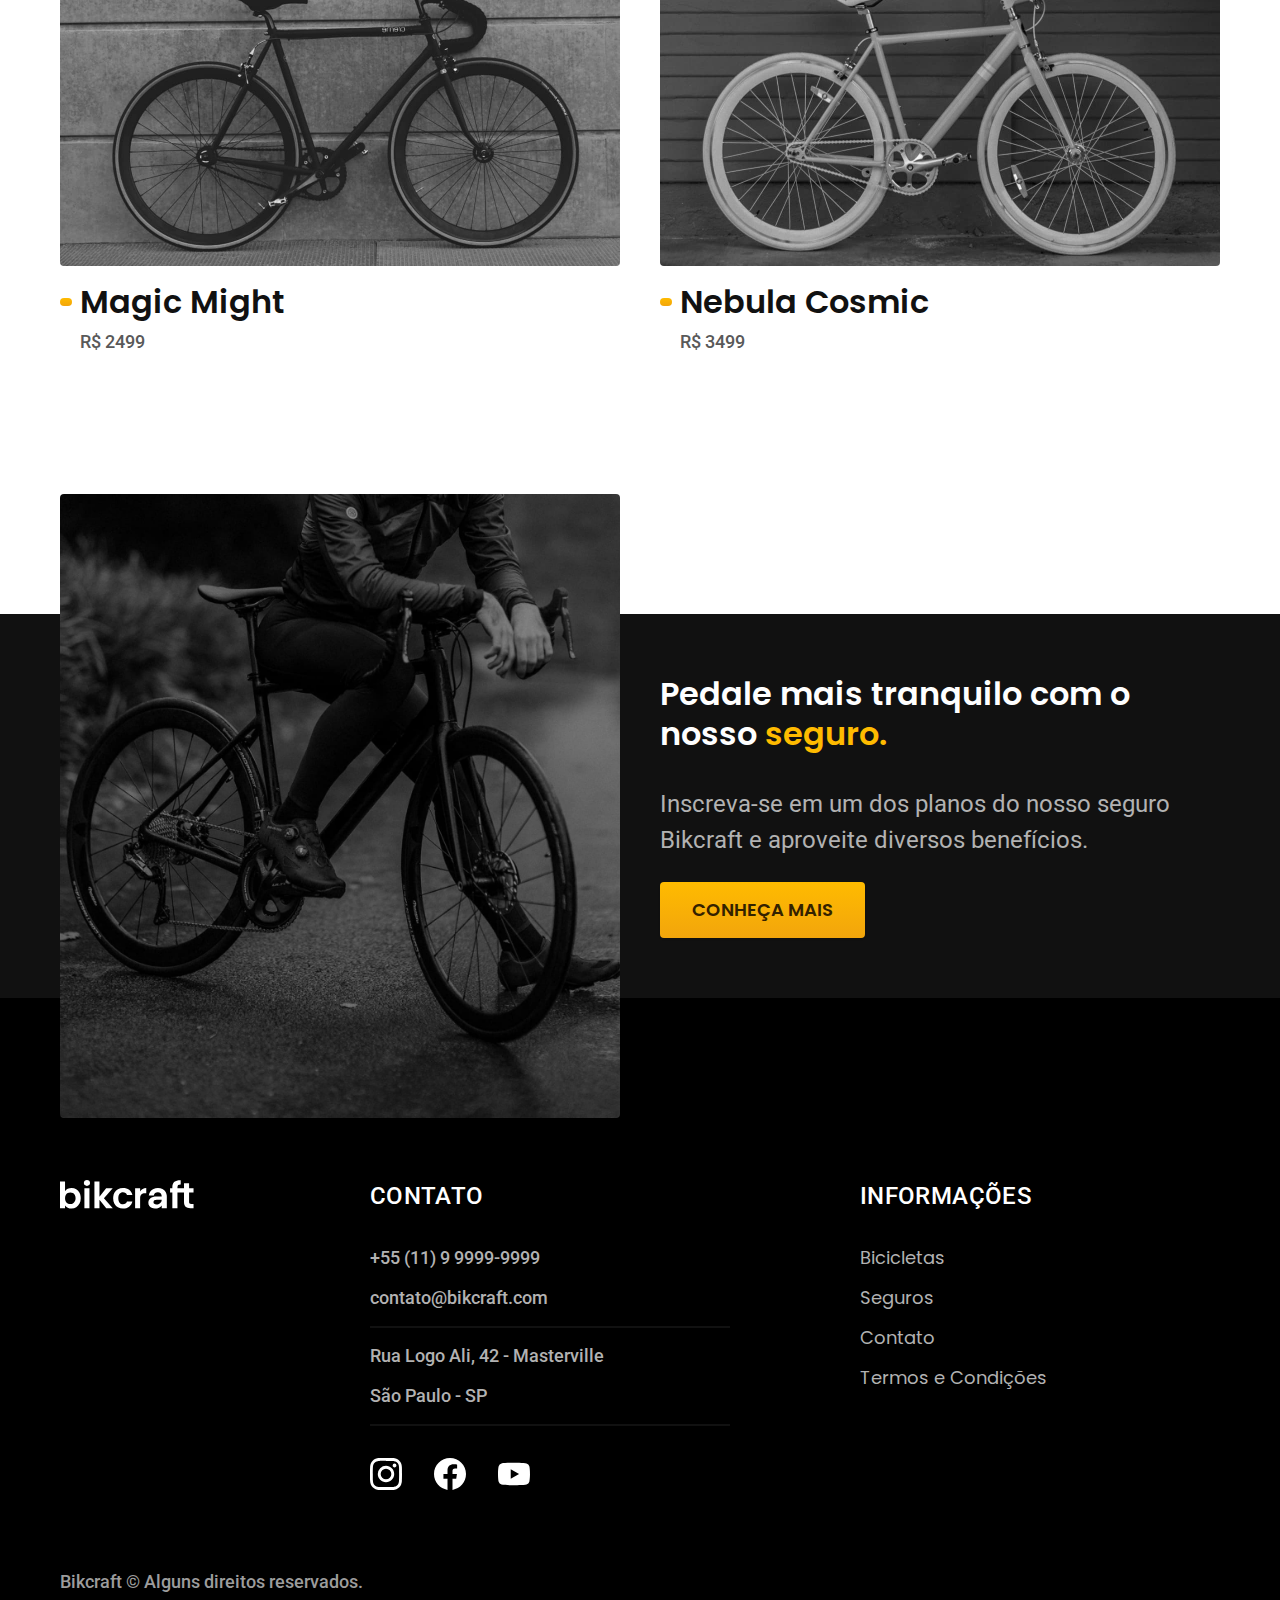
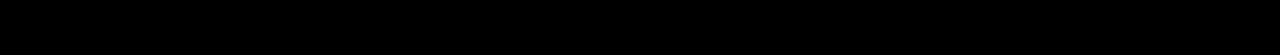
<file: bicicletas/nimbus.html>
<!DOCTYPE html>
<html lang="pt-br">

<head>
  <meta charset="UTF-8" />
  <meta name="viewport" content="width=device-width, initial-scale=1.0" />
  <meta name="description" content="Termos e Condições" />
  <title>Nimbus Stark | Bikcraft</title>

  <link rel="icon" href="../favicon.svg" type="image/svg+xml">
  <link rel="stylesheet" href="../css/style.min.css" />
  <!-- Typo -->
  <link rel="preconnect" href="https://fonts.googleapis.com" />
  <link rel="preconnect" href="https://fonts.gstatic.com" crossorigin />
  <link
    href="https://fonts.googleapis.com/css2?family=Merriweather:ital,wght@1,900&family=Poppins:wght@400;600&family=Roboto:wght@400;500&display=swap"
    rel="stylesheet" />

  <!-- Script Reset -->
  <script>document.documentElement.classList.add('js');</script>
</head>


<body id="bicicleta">

  <!-- Header & Nav -->
  <header class="header-bg">
    <div class="header container">
      <a href="/">
        <img src="../img/bikcraft.svg" alt="Bikcraft" />
      </a>

      <nav aria-label="primaria">
        <ul class="header-menu font-1-m cor-0">
          <li><a href="../bicicletas.html">Bicicletas</a></li>
          <li><a href="../seguros.html">Seguros</a></li>
          <li><a href="../contato.html">Contato</a></li>
        </ul>
      </nav>
    </div>
  </header>

  <!-- Bicicletas -->
  <main class="titulo-bg">
    <div>
      <div class="titulo container">
        <p class="titulo-tag font-2-xl cor-5">R$ 4999</p>
        <h1 class="font-1-xxl cor-0">nimbus stark<span class="cor-p1">.</span></h1>
      </div>
    </div>

    <div class="bicicleta container">
      <div class="bicicleta-imagens">
        <img src="../img/bicicleta/nimbus1.jpg" alt="">
        <img src="../img/bicicleta/nimbus2.jpg" alt="">
        <img src="../img/bicicleta/nimbus3.jpg" alt="">
      </div>
      <div class="bicicleta-conteudo">
        <p class="font-2-l cor-5">A Nimbus Stark é a melhor Bikcraft já criada pela nossa equipe. Ela vem equipada com
          os melhores acessórios, o que garante maior velocidade.</p>
        <div class="bicicleta-comprar">
          <a class="arrow-button" href="../orcamento.html?tipo=bikcraft&produto=nimbus">Comprar Agora</a>
          <span class="font-1-x-s cor-6"><img src="../img/icones/entrega.svg" alt="">entrega em 5 dias</span>
          <span class="font-1-x-s cor-6"><img src="../img/icones/estoque.svg" alt="">18 em estoque</span>
        </div>

        <h2 class="font-1-xs cor-0">Informações</h2>
        <ul class="bicicleta-informacoes">
          <li>
            <img src="../img/icones/eletrica.svg" alt="">
            <h3 class="font-1-m cor-0">Motor Elétrico</h3>
            <p class="font-2-xs cor-5">Permite você viajar distâncias inimagináveis com a sua bike.</p>
          </li>
          <li>
            <img src="../img/icones/velocidade.svg" alt="">
            <h3 class="font-1-m cor-0">50 km/h</h3>
            <p class="font-2-xs cor-5">A mais rápida bicicleta elétrica disponível hoje no mercado.</p>
          </li>
          <li>
            <img src="../img/icones/rastreador.svg" alt="">
            <h3 class="font-1-m cor-0">Rastreador</h3>
            <p class="font-2-xs cor-5">Rastreador e sistema anti-furto para garantir o seu sossego.</p>
          </li>
          <li>
            <img src="../img/icones/carbono.svg" alt="">
            <h3 class="font-1-m cor-0">Fibra de Carbono</h3>
            <p class="font-2-xs cor-5">Maior proteção possível para a sua Bikcraft com fibra de carbono.</p>
          </li>
        </ul>
        <h2 class="font-1-xs cor-0">Ficha Técnica</h2>
        <ul class="bicicleta-ficha font-2-s cor-4">
          <li>Peso <span class="cor-6">9Kg</span></li>
          <li>Altura <span class="cor-6">60 cm</span></li>
          <li>Largura <span class="cor-6">120 cm</span></li>
          <li>Profundidade <span class="cor-6">10 cm</span></li>
          <li>Marchas <span class="cor-6">16</span></li>
          <li>Roda <span class="cor-6">29</span></li>
        </ul>
      </div>
    </div>

  </main>

  <!-- Outras Bicicletas - Lista -->
  <article class="bicicletas container">
    <h2 class="bicicletas-titulo font-1-xxl">
      escolha a sua<span class="cor-p1">.</span>
    </h2>

    <ul class="bicicletas-lista">
      <li class="bicicleta-card">
        <a class="bicicleta-link" href="./magic.html">
          <img class="bicicletas-img" src="/img/bicicletas/magic.jpg" alt="Bicicleta Preta" />
          <h3 class="bicicleta-nome font-1-xl" class="font-1-xl">
            Magic Might
          </h3>
          <span class="bicicleta-preco font-2-m cor-8">R$ 2499</span>
        </a>
      </li>
      <li class="bicicleta-card">
        <a class="bicicleta-link" href="./nebula.html">
          <img class="bicicletas-img" src="/img/bicicletas/nebula.jpg" alt="Bicicleta Preta" />
          <h3 class="bicicleta-nome font-1-xl" class="font-1-xl">
            Nebula Cosmic
          </h3>
          <span class="bicicleta-preco font-2-m cor-8">R$ 3499</span>
        </a>
      </li>
    </ul>
  </article>

  <!-- Seguro Bicicletas -->
  <article class="seguro-bicicletas-bg">
    <div class="seguro-bicicletas container">
      <div class="seguro-bicicleta-imagem">
        <img src="../img/fotos/seguros.jpg" alt="Pessoa parada em cima de uma bicicleta.">
      </div>
      <div class="seguro-bicicletas-conteudo">
        <h2 class="seguro-bicicletas-titulo font-1-xl cor-0">Pedale mais tranquilo com o nosso <span
            class="cor-p1">seguro.</span></h2>
        <p class="seguro-bicicletas-texto font-2-l cor-5">Inscreva-se em um dos planos do nosso seguro Bikcraft e
          aproveite diversos benefícios.</p>
        <a class="primary-button" href="../seguros.html">Conheça Mais</a>
      </div>
    </div>
  </article>

  <!-- Footer -->
  <footer class="footer-bg">
    <div class="footer container">
      <img src="../img/bikcraft.svg" alt="Bikcraft">
      <div class="footer-contato">
        <h3 class="font-2-l-b cor-0">Contato</h3>
        <ul class="font-2-m cor-5">
          <li><a href="tel:+5511999999999">+55 (11) 9 9999-9999</a></li>
          <li><a href="mailto:contato@bikcraft.com">contato@bikcraft.com</a></li>
          <li>Rua Logo Ali, 42 - Masterville</a></li>
          <li>São Paulo - SP</a></li>
        </ul>
        <div class="footer-redes">
          <a href=".">
            <img src="../img/redes/instagram.svg" alt="Instagram">
          </a>
          <a href=".">
            <img src="../img/redes/facebook.svg" alt="Facebook">
          </a>
          <a href=".">
            <img src="../img/redes/youtube.svg" alt="Youtube">
          </a>
        </div>
      </div>
      <div class="footer-informacoes">
        <h3 class="font-2-l-b cor-0">Informações</h3>
        <nav>
          <ul class="font-1-m cor-5">
            <li><a href="../bicicletas.html">Bicicletas</a></li>
            <li><a href="../seguros.html">Seguros</a></li>
            <li><a href="../contato.html">Contato</a></li>
            <li><a href="../termos.html">Termos e Condições</a></li>
          </ul>
        </nav>
      </div>
      <p class="footer-copy font-2-m cor-6">Bikcraft © Alguns direitos reservados.</p>
    </div>
  </footer>
  <script src="../js/script.js"></script>
</body>

</html>
</file>
<file: css/style.min.css>
body{margin:0;font-family:Arial,Helvetica,sans-serif;color:#111}blockquote,dd,h1,h2,h3,h4,p,ul{margin:0}button{border:none}ul{padding:0;list-style:none}li{display:inherit}a{text-decoration:none;color:inherit}img{max-width:100%;height:auto;display:block}img[src$=".jpg"]{border-radius:.25rem}.font-1-xxl{font:600 4rem/1.125 Poppins,sans-serif}.font-1-xl{font:600 2rem/1.25 Poppins,sans-serif}.font-2-xl{font:500 2rem/1.25 Roboto,sans-serif}.font-1-l,.font-1-l-b{font:400 1.5rem/1.5 Poppins,sans-serif}.font-1-l-b{font-weight:600}.font-2-l,.font-2-l-b{font:400 1.5rem/1.5 Roboto,sans-serif}.font-2-l-b{font-weight:500;letter-spacing:.015em;text-transform:uppercase}.font-1-m,.font-1-m-b{font:400 1.125rem/1.34 Poppins,sans-serif}.font-1-m-b{font-weight:600}.font-2-m{font:500 1.125rem/1.34 Roboto,sans-serif}.font-1-s{font:400 1rem/1.5 Poppins,sans-serif}.font-2-s{font:400 1rem/1.5 Roboto,sans-serif}.font-1-xs{font:400 0.75rem/1.34 Poppins,sans-serif}.font-2-xs{font:400 0.875rem/1.43 Roboto,sans-serif}@media (max-width:1200px){.font-1-xxl{font-size:3rem}.font-2-l,.font-2-l-b{font-size:1.125rem}}@media (max-width:800px){.font-1-xxl{font-size:2rem}.font-1-xl{font-size:1.5rem}}:root{--cor-0:#ffffff;--cor-1:#F7F7F7;--cor-2:#EDEDED;--cor-3:#DEDEDE;--cor-4:#CCCCCC;--cor-5:#B2B2B2;--cor-6:#9C9C9C;--cor-7:#717171;--cor-8:#595959;--cor-9:#404040;--cor-10:#2E2E2E;--cor-11:#111111;--cor-12:#000000;--cor-p1:#FFBB00;--cor-p2:#E4A30B;--cor-p3:#A66F00;--cor-p4:#664400;--cor-p5:#332200;--cor-pf1:#ffeeaa}.cor-0{color:var(--cor-0)}.cor-1{color:var(--cor-1)}.cor-2{color:var(--cor-2)}.cor-3{color:var(--cor-3)}.cor-4{color:var(--cor-4)}.cor-5{color:var(--cor-5)}.cor-6{color:var(--cor-6)}.cor-7{color:var(--cor-7)}.cor-8{color:var(--cor-8)}.cor-9{color:var(--cor-9)}.cor-10{color:var(--cor-10)}.cor-11{color:var(--cor-11)}.cor-12{color:var(--cor-12)}.cor-p1{color:var(--cor-p1)}.cor-p2{color:var(--cor-p2)}.cor-p3{color:var(--cor-p3)}.cor-p4{color:var(--cor-p4)}.cor-p5{color:var(--cor-p5)}.cor-pf1{color:var(--cor-pf1)}.header-bg{background-color:var(--cor-12)}.header{display:flex;flex-wrap:wrap;gap:1.25rem;justify-content:space-between;align-items:center;padding-top:1.25rem;padding-bottom:1.25rem}.header-menu{display:flex;flex-wrap:wrap;gap:2.5rem}.header-menu a{display:inline-block;padding:1rem 0;position:relative}.header-menu a::after{content:"";display:block;height:.125rem;width:0;background-color:var(--cor-p1);margin-top:.25rem;transition:.3s;position:absolute}.header-menu a.ativo::after,.header-menu a:hover::after{width:100%}@media (max-width:800px){.header-menu{gap:1.25rem}.header-menu a{background:var(--cor-11);padding:.75rem 1rem;border-radius:.25rem}.header-menu a:hover{background-color:var(--cor-10)}.header-menu a::after{display:none}}@media (max-width:600px){.header-menu{gap:.75rem}.header-menu a{padding:.5rem .75rem;font-size:.875rem}}.footer-bg{background-color:var(--cor-12)}.footer{display:grid;grid-template-columns:3fr 5fr 4fr;gap:2.5rem;padding-top:3.75rem;padding-bottom:3.75rem}.footer h3{margin-bottom:2rem}.footer-contato ul{margin-bottom:2rem}.footer-contato li{margin-bottom:1rem}.footer-contato li:nth-child(2n):after{content:"";display:block;max-width:22.5rem;height:.125rem;background:var(--cor-11);margin-top:1rem}.footer-redes{display:flex;gap:2rem}.footer-informacoes ul li{margin-bottom:1rem}.footer a:hover{color:var(--cor-0)}.footer-copy{grid-column:1/-1;margin-top:2.5rem}@media (max-width:800px){.footer>img{display:none}.footer{grid-template-columns:repeat(2,1fr)}}@media (max-width:600px){.footer{grid-template-columns:1fr;gap:3.75rem}.footer-copy{margin-top:0}}.container{box-sizing:border-box;max-width:75rem;padding-left:1.25rem;padding-right:1.25rem;margin-left:auto;margin-right:auto}.primary-button{display:inline-block;background:linear-gradient(#fb0,#f2a50c);border-radius:.25rem;box-shadow:0 .0625rem .125rem rgba(0,0,0,.1);padding:1rem 2rem;text-transform:uppercase;color:var(--cor-p5);font:600 1.125rem/1.35 Poppins,sans-serif;max-width:max-content;cursor:pointer}.primary-button:hover{background:linear-gradient(#ffb60d,#e59317)}.secundary-button{display:inline-block;background:var(--cor-10);border-radius:.25rem;box-shadow:0 .0625rem .125rem rgba(0,0,0,.1);padding:1rem 2rem;text-transform:uppercase;color:var(--cor-2);font:600 1.125rem/1.35 Poppins,sans-serif;max-width:max-content}.secundary-button:hover{background:var(--cor-9)}.arrow-button{display:flex;align-items:center;background:linear-gradient(#fb0,#f2a50c);border-radius:.25rem;box-shadow:0 .0625rem .125rem rgba(0,0,0,.1);padding:1rem 2rem;text-transform:uppercase;color:var(--cor-p5);font:600 1.125rem/1.35 Poppins,sans-serif;max-width:max-content}.arrow-button:hover{background:linear-gradient(#ffb60d,#e59317)}.arrow-button::after{content:"";display:inline-block;width:1.125rem;height:.625rem;margin-left:.75rem;background:url("/img/icones/seta.svg");transition:transform .2s}.arrow-button:hover::after{transform:translateX(.25rem)}.primary-link{display:inline-block;color:var(--cor-p1);font:500 1.5rem/1.5 Poppins,sans-serif;text-transform:uppercase}.primary-link:hover{color:var(--cor-0)}.primary-link::after{content:"";display:block;width:100%;height:.25rem;background-color:currentColor}.titulo-bg{padding-top:3.75rem;padding-bottom:3.75rem;background-color:var(--cor-11)}.titulo{background:url("../img/dec/top-right.svg") no-repeat top right 1.25rem}.titulo-tag{margin-bottom:.25rem}@media (max-width:800px){.titulo-bg{padding-top:2.5rem;padding-bottom:2.5rem}.titulo-tag{font-size:1rem;text-transform:lowercase;font-weight:400}}@media (max-width:600px){.primary-button{padding:.75rem 1rem;font-size:1rem}}.contato-form{display:grid;grid-template-columns:repeat(2,1fr);gap:1.25rem}.contato-form label{display:block;font:600 1rem/1.5 Poppins,sans-serif;margin-bottom:.25rem}.contato-form input[type=email],.contato-form input[type=number],.contato-form input[type=text],.contato-form textarea{font:600 1rem/1.5 Poppins,sans-serif;background:var(--cor-1);border:.0625rem solid var(--cor-2);padding:.75rem;border-radius:.25rem;box-sizing:border-box;width:100%}.contato-form input[type=email]:focus,.contato-form input[type=number]:focus,.contato-form input[type=text]:focus,.contato-form textarea:focus{outline:0;border-color:var(--cor-p1);background-color:var(--cor-0);box-shadow:0 0 0 .125rem var(--cor-pf1)}.contato-form .col-2{grid-column:span 2}@media (max-width:600px){.contato-form{grid-template-columns:1fr}.contato-form .col-2{grid-column:1}}.js .fadeInDown{transform:translate3d(0,-20px,0)}.js .fadeInUp{transform:translate3d(0,20px,0)}.js .fadeInRight{transform:translate3d(20px,0,0)}.js .fadeInLeft{transform:translate3d(-20px,0,0)}.js [data-anime]{opacity:0}.js .anime{opacity:1;transform:none;transition:transform .8s,opacity .8s}.introducao-bg{background:var(--cor-12) url("../img/dec/bottom-left.svg") no-repeat bottom 10rem left 1.25rem;color:var(--cor-0);box-shadow:inset 0 -7.5rem var(--cor-0)}.introducao{display:grid;grid-template-columns:repeat(2,1fr);gap:0 2.5rem}.introducao img{width:100%;height:100%;object-fit:cover;border-radius:.25rem}.introducao-conteudo{align-self:end;padding-bottom:12.5rem}.introducao h1{margin-bottom:2rem}.introducao p{margin-bottom:1.25rem}@media (max-width:800px){.introducao-bg{background:var(--cor-11);padding-top:2.5rem;box-shadow:inset 0 -3.75rem var(--cor-0)}.introducao{grid-template-columns:1fr;gap:2rem}.introducao h1{margin-bottom:1rem}.introducao img{height:18.75rem;width:100%}.introducao-conteudo{padding-bottom:0}}.bicicletas{padding-top:3.75rem;padding-bottom:7.5rem}.bicicletas-titulo{margin-bottom:2.5rem}.bicicletas-lista{display:flex;gap:2.5rem;padding:0 1.25rem 1.25rem 1.25rem;max-width:87.5rem;margin-left:auto;margin-right:auto;overflow-x:auto}#bicicleta .bicicletas-lista{padding:0 0 1.25rem 0}.bicicleta-card{flex:1;min-width:17.5rem}.bicicletas-link{display:block}.bicicletas-img{margin-bottom:1rem}.bicicleta-nome{margin-bottom:.5rem;display:flex;align-items:center;gap:.5rem}.bicicleta-nome::before{content:"";display:inline-block;height:.5rem;width:.75rem;background:linear-gradient(#fb0,#f2a50c);border-radius:.25rem;transition:width .2s}.bicicleta-link:hover .bicicleta-nome::before{width:1.5rem}.bicicleta-preco{padding:1.25rem}@media (max-width:800px){.bicicletas-lista{padding-bottom:3.75rem;gap:1.25rem}}.tecnologia-bg{background-color:var(--cor-11);box-shadow:inset 0 5rem var(--cor-0),inset 0 -5rem var(--cor-0)}.tecnologia{display:grid;grid-template-columns:repeat(2,1fr);gap:2.5rem}.tecnologia-img img{width:100%;height:100%;object-fit:cover;object-position:left}.tecnologia-conteudo{padding-top:10rem;padding-bottom:10rem}.tecnologia-tag{margin-bottom:1.25rem;display:block}.tecnologia-titulo{margin-bottom:2rem}.tecnologia-descricao{margin-bottom:1.25rem}.tecnologia-link{margin-bottom:5rem}.tecnologia-vantagens{display:flex;gap:2.5rem}.vantagens-titulo{margin-bottom:.5rem;width:max-content}.vantagens-icone{width:1.5rem;margin-bottom:.5rem}@media (max-width:800px){.tecnologia-bg{box-shadow:initial}.tecnologia{grid-template-columns:1fr}.tecnologia-conteudo{padding-top:3.75rem;padding-bottom:3.75rem}.tecnologia-img{display:none}.tecnologia-link{margin-bottom:3.75rem}}@media (max-width:600px){.tecnologia-vantagens{flex-direction:column}}.parceiros{padding-top:3.75rem;padding-bottom:7.5rem}.parceiros-titulo{margin-bottom:3.75rem}.parceiros-lista{padding:0 1.25rem;max-width:87.5rem;display:grid;grid-template-columns:repeat(4,1fr);margin:0 auto}.parceiros-lista li{display:flex;padding:2rem;border-left:.0625rem solid var(--cor-2)}.parceiros li img{margin:auto;width:8.75rem}.parceiros-lista li:first-child,.parceiros-lista li:nth-child(5){border-left:none}.parceiros-lista li:nth-child(n+5){border-top:.0625rem solid var(--cor-2)}@media (max-width:800px){.parceiros{padding-bottom:3.75rem}.parceiros-titulo{margin-bottom:1.25rem}.parceiros-lista{grid-template-columns:repeat(2,1fr)}.parceiros-lista li{padding:1.25rem}.parceiros-lista li:nth-child(n+3){border-top:.0625rem solid var(--cor-2)}.parceiros-lista li:nth-child(odd){border-left:none}}.depoimento{display:grid;grid-template-columns:repeat(2,1fr);background-color:var(--cor-p1);overflow:hidden}.depoimento img{width:100%;height:100%;object-fit:cover;border-radius:0}.depoimento-conteudo{padding:2.5rem 2.5rem 5rem 5rem;align-self:end;background:url("../img/dec/bottom-right-p.svg") no-repeat bottom 2.5rem right 2.5rem}.depoimento-citacao{max-width:32ch;font-family:Merriweather,serif;font-style:italic;font-weight:900;margin-bottom:2rem;position:relative}.depoimento-citacao::after,.depoimento-citacao::before{font-size:5rem;color:var(--cor-p2);position:absolute}.depoimento-citacao::before{content:'“';left:-3.125rem;top:-1.25rem}.depoimento-citacao::after{content:'”'}@media (min-width:1200px){.depoimento img{max-height:32.5rem}}@media (max-width:800px){.depoimento{grid-template-columns:1fr;text-align:center}.depoimento img{max-height:12.5rem}.depoimento-conteudo{padding:2.5rem 1.25rem;justify-self:center;background:0 0}}.bicicletas-bg{background:linear-gradient(to right,var(--cor-0) 30%,var(--cor-11) 0)}.bicicletas-pagina{display:grid;grid-template-columns:repeat(2,1fr);gap:2.5rem;padding-top:3.75rem;padding-bottom:3.75rem;background:url("../img/dec/top-right.svg") no-repeat top 2.5rem right 1.25rem}.bicicletas-imagem{display:grid}.bicicletas-imagem img{grid-area:1/1}.bicicletas-imagem span{place-self:start end;grid-area:1/1;margin-top:1.25rem;display:inline-block;background:var(--cor-12);padding:.5rem 1rem .5rem .5rem;border-radius:.25rem 0 0 .25rem}.bicicletas-conteudo{display:grid;grid-template-columns:1fr auto;align-content:start}.bicicletas-conteudo h2,.bicicletas-conteudo p{grid-column:1/-1}.bicicletas-conteudo h2{margin-bottom:1.25rem}.bicicletas-conteudo h2::before{content:"";display:block;height:.5rem;width:.75rem;background:linear-gradient(#fb0,#f2a50c);border-radius:.25rem;margin-bottom:.5rem}.bicicletas-conteudo p{margin-bottom:2rem}.bicicletas-conteudo a{place-self:end}.bicicletas-conteudo ul{display:grid;gap:1rem}.bicicletas-conteudo li{display:flex;align-items:center;gap:.5rem}.bicicletas-conteudo img{width:1.5rem}@media (max-width:800px){.bicicletas-bg{background:var(--cor-11)}.bicicletas-pagina{grid-template-columns:1fr;gap:1.25rem;padding-top:2.5rem;padding-bottom:2.5rem}}@media (max-width:600px){.bicicletas-conteudo{grid-template-columns:1fr}.bicicletas-conteudo ul{font-size:1rem;grid-template-columns:repeat(2,1fr);margin-bottom:2rem}.bicicletas-conteudo a{place-self:start}}.bicicleta{display:grid;grid-template-columns:repeat(2,1fr);align-items:start;gap:2.5rem;padding-top:3.75rem;padding-bottom:3.75rem}#bicicleta .titulo p{text-transform:uppercase}.bicicleta-imagens{display:flex;flex-wrap:wrap;gap:1.25rem}.bicicleta-imagens img{flex:1;min-width:12.5rem}.bicicleta-imagens img:first-child{min-width:100%}.bicicleta-conteudo>p{margin-bottom:2rem}.bicicleta-comprar{display:grid;grid-template-columns:max-content auto;align-items:center;justify-items:start;gap:.5rem .75rem;margin-bottom:2.5rem}.bicicleta-comprar a{grid-row:span 2}.bicicleta-comprar span{display:flex;align-items:center;background-color:var(--cor-12);padding:.25rem .5rem;border-radius:.25rem;gap:.5rem}.bicicleta-conteudo h2{text-transform:uppercase;letter-spacing:.015em;margin-bottom:.75rem}.bicicleta-ficha,.bicicleta-informacoes{padding:2rem;background-color:var(--cor-12);border-radius:.25rem}.bicicleta-informacoes{margin-bottom:2.5rem;display:grid;grid-template-columns:repeat(2,1fr);gap:2rem}.bicicleta-informacoes img{width:1.5rem;margin-bottom:.5rem}.bicicleta-informacoes h3{margin-bottom:.5rem}.bicicleta-ficha li{padding:.25rem 0;display:flex;justify-content:space-between;border-bottom:.0625rem solid var(--cor-11)}.bicicleta-ficha li:last-child{border-bottom:none}@media (max-width:800px){.bicicleta{grid-template-columns:1fr;padding-top:2.5rem;padding-bottom:2.5rem}.bicicleta-imagens{grid-row:2}}@media (max-width:400px){.bicicleta-informacoes{grid-template-columns:1fr}.bicicleta-comprar{grid-template-columns:1fr}}.seguro-bicicletas-bg{background-color:var(--cor-11);box-shadow:inset 0 7.5rem var(--cor-0),inset 0 -7.5rem var(--cor-12)}.seguro-bicicletas{display:grid;grid-template-columns:repeat(2,1fr);gap:2.5rem}.seguro-bicicleta-imagem img{width:100%;height:100%;object-fit:cover}.seguro-bicicletas-conteudo{padding-top:11.25rem;padding-bottom:11.25rem}.seguro-bicicletas-titulo{margin-bottom:2rem}.seguro-bicicletas-texto{margin-bottom:1.5rem}@media (max-width:800px){.seguro-bicicletas-bg{box-shadow:inset 0 -3.75rem var(--cor-12)}.seguro-bicicletas{grid-template-columns:1fr}.seguro-bicicleta-imagem{height:12.5rem}.seguro-bicicletas-conteudo{grid-row:1;padding-top:2.5rem;padding-bottom:0}}#contato{background:linear-gradient(var(--cor-11) 37.5rem,var(--cor-1) 0)}.contato{display:grid;grid-template-columns:5fr 7fr}.contato-dados,.contato-formulario{padding:3.75rem;box-shadow:0 .0625rem .125rem rgba(0,0,0,.1)}.contato-dados{border-radius:.3125rem 0 0 .3125rem;background:var(--cor-12) url("../img/dec/bottom-left.svg") no-repeat bottom 1.25rem left 1.25rem}.contato-formulario{border-radius:0 .3125rem .3125rem 0;background:var(--cor-0) url("../img/dec/bottom-right.svg") no-repeat bottom 1.25rem right 1.25rem}.contato-dados h2{margin-bottom:3.75rem}.contato-endereco{margin-bottom:2rem;padding-left:1.75rem;background:url("../img/icones/local.svg") no-repeat 0 .125rem}.contato-endereco p{margin-bottom:.5rem}.contato-meios a{display:block;max-width:max-content;margin-bottom:.5rem;padding-left:1.75rem}.contato-meios a:hover{color:var(--cor-0)}.contato-meios a:first-child{background:url("../img/icones/email.svg") no-repeat 0 .125rem}.contato-meios a:nth-child(2){margin-bottom:2rem}.contato-meios a:nth-child(3){background:url("../img/icones/telefone.svg") no-repeat 0 .125rem;margin-bottom:3.75rem}.contato-redes{display:flex;gap:2rem;padding-left:1.75rem}@media (max-width:800px){.contato{grid-template-columns:1fr}.contato-dados,.contato-formulario{padding:1.25rem}.contato-formulario{border-radius:0 0 .3125rem .3125rem}.contato-dados{border-radius:.3125rem .3125rem 0 0;background:var(--cor-12)}.contato-dados h2,.contato-meios a:nth-child(3){margin-bottom:2rem}.contato-redes{margin-bottom:.75rem}}.lojas{display:grid;grid-template-columns:repeat(2,1fr);gap:0 2.5rem;padding-top:7.5rem;padding-bottom:7.5rem}.lojas h2{grid-column:1/-1;margin-bottom:3.5rem}.lojas img{border-radius:.25rem .25rem 0 0}.lojas-item{border-radius:.25rem;background:var(--cor-0);box-shadow:0 .0625rem .125rem rgba(0,0,0,.1)}.lojas-conteudo{display:grid;grid-template-columns:repeat(2,1fr);gap:2rem 1rem;padding:2rem}.lojas-conteudo h3,.lojas-tempo{grid-column:1/-1}.lojas-dados{display:grid;gap:.5rem;border-left:.125rem solid var(--cor-2);padding-left:.75rem}.lojas-tempo{display:flex;align-items:center;gap:.5rem}@media (max-width:800px){.lojas{gap:1.25rem;padding-top:3.75rem;padding-bottom:3.75rem}.lojas h2{margin-bottom:2rem}.lojas-conteudo{grid-template-columns:1fr}}@media (max-width:600px){.lojas{grid-template-columns:1fr}}#orcamento{background:linear-gradient(var(--cor-11) 37.5rem,var(--cor-1) 0)}.orcamento{display:grid;grid-template-columns:5fr 7fr;padding-bottom:7.5rem}.orcamento h2{text-transform:uppercase;position:relative;display:flex;align-items:center}.orcamento h2::before{content:"";display:inline-block;width:.25rem;height:.5rem;border-radius:.25rem;background:linear-gradient(#fb0,#f2a50c);position:absolute;left:-.75rem}.orcamento-dados,.orcamento-produto{padding:3.75rem;box-shadow:0 .0625rem .125rem rgba(0,0,0,.1)}.orcamento-produto{border-radius:.3125rem 0 0 .3125rem;background:var(--cor-12) url("../img/dec/bottom-left.svg") no-repeat bottom 1.25rem left 1.25rem;display:grid;grid-template-columns:repeat(2,1fr);align-content:start;gap:1.25rem}.orcamento-produto>*{grid-column:1/-1}.orcamento-produto label{color:var(--cor-4);background-color:var(--cor-10);padding:.75rem 1rem;border-radius:.25rem;font:400 1rem/1.5 Poppins,sans-serif;cursor:pointer;display:grid;grid-template-columns:auto 1fr auto;align-items:center;border:.0625rem solid var(--cor-10)}.orcamento-produto label:hover{background-color:var(--cor-9);border-color:var(--cor-9)}.orcamento-produto input:focus+label{box-shadow:0 0 0 .125rem var(--cor-p1);border-color:var(--cor-12)}.orcamento-produto label::before{content:"";display:inline-block;width:.75rem;height:.75rem;border:.0625rem solid var(--cor-6);border-radius:50%;margin-right:.5rem;box-sizing:border-box}.orcamento-produto label span{display:none}.orcamento-produto input:checked+label span{display:inline-block}.orcamento-produto input:checked+label::before{border-color:var(--cor-7);box-shadow:inset 0 0 0 .1875rem var(--cor-0),inset 0 0 0 .375rem var(--cor-7)}.orcamento-produto input{opacity:0;position:absolute;pointer-events:none}.orcamento-produto input:checked+label{background:var(--cor-0);color:var(--cor-11)}.orcamento-produto>label{grid-column:initial}.orcamento-dados{border-radius:0 .3125rem .3125rem 0;background:var(--cor-0) url("../img/dec/bottom-right.svg") no-repeat bottom 1.25rem right 1.25rem}.orcamento-conteudo{display:none}.orcamento-conteudo h2,.orcamento-dados h2:nth-of-type(n+2){margin-top:1.25rem}#bikcraft:checked~#orcamento-bikcraft,#seguro:checked~#orcamento-seguro{display:grid;gap:1.25rem}.orcamento-detalhes{display:none;background:var(--cor-0);padding:1.25rem;grid-template-columns:repeat(2,1fr);border-radius:.25rem;align-items:center}.orcamento-produto input:checked+label+.orcamento-detalhes{display:grid}.orcamento-detalhes li{display:flex;align-items:center;margin-bottom:.5rem}.orcamento-detalhes li img{width:1rem;margin-right:.5rem}@media (max-width:1200px){.orcamento-dados,.orcamento-produto{padding:2rem}}@media (max-width:800px){.orcamento{grid-template-columns:1fr}.orcamento-produto{border-radius:.3125rem .3125rem 0 0;background:var(--cor-12)}.orcamento-dados{border-radius:0 0 .3125rem .3125rem}}@media (max-width:400px){.orcamento-produto{grid-template-columns:1fr}}.seguros-bg{background:var(--cor-11)}.seguros{padding-top:3.75rem;padding-bottom:3.75rem;display:grid;grid-template-columns:repeat(2,1fr);gap:2.5rem;align-items:center}#seguros .seguros{padding-top:0}.seguros-titulo{grid-column:1/-1}.seguros-item{background-color:var(--cor-12);padding:2rem 2rem 2rem 3.75rem;display:grid;grid-template-columns:1fr auto;border-radius:.25rem}.seguros-plano{margin-bottom:2.5rem}.seguros-plano-tempo{grid-column:2;display:block;text-align:right}.seguros-vantagens{grid-column:1/-1;margin-bottom:2rem}.seguros-vantagens li{display:flex;align-items:center;position:relative}.seguros-vantagens li+li{margin-top:1.25rem}.seguros-vantagens li::before{content:"";position:absolute;display:inline-block;left:-1.3125rem;width:.8125rem;height:.5625rem;background-image:url("/img/icones/lista.svg")}.seguros-botao{grid-column:1/-1}@media (max-width:800px){.seguros{grid-template-columns:1fr}}.vantagens-bg{background-color:var(--cor-12)}.vantagens{padding-top:7.5rem;padding-bottom:7.5rem}.vantagens h2{margin-bottom:3.75rem}.vantagens ul{display:grid;grid-template-columns:repeat(auto-fit,minmax(17.5rem,max-content));gap:2.5rem 5rem}.vantagens h3,.vantagens img{margin-bottom:.5rem}@media (max-width:800px){.vantagens{padding-top:3.75rem;padding-top:3.75rem}.vantagens h2{margin-bottom:2.5rem}.vantagens ul{gap:1.25rem}}.perguntas{padding-top:7.5rem;padding-bottom:7.5rem}.perguntas h2{margin-bottom:3.75rem}.perguntas dl>div{padding:1.25rem;border-radius:.25rem}.perguntas dl>div:nth-child(odd){background-color:var(--cor-1)}.perguntas button{display:grid;grid-template-columns:auto 1fr auto;align-items:center;gap:.5rem;cursor:pointer;background:0 0;width:100%;text-align:left}.perguntas button::before{content:"";display:inline-block;width:.75rem;height:.5rem;background:linear-gradient(#fb0,#f2a50c);border-radius:.25rem}.perguntas button::after{content:"";display:inline-block;width:.875rem;height:.375rem;background:url("../img/icones/seta-abrir.svg") no-repeat;transition:.3s}.perguntas button:hover::after,.perguntas button[aria-expanded=true]::after{transform:rotate(180deg)}.js .perguntas dd{display:none}.js .perguntas dd.ativa{display:block}.perguntas dd{padding-left:1.25rem;padding-top:1rem;max-width:80ch}@media (max-width:800px){.perguntas{padding-top:3.75rem;padding-bottom:3.75rem}.perguntas h2{margin-bottom:2.5rem}}.termos{padding-top:5rem;padding-bottom:5rem}.termos h2{margin-bottom:1.25rem}.termos p+h2{margin-top:2.5rem}.termos p{margin-bottom:1.5rem;max-width:75ch}
</file>
